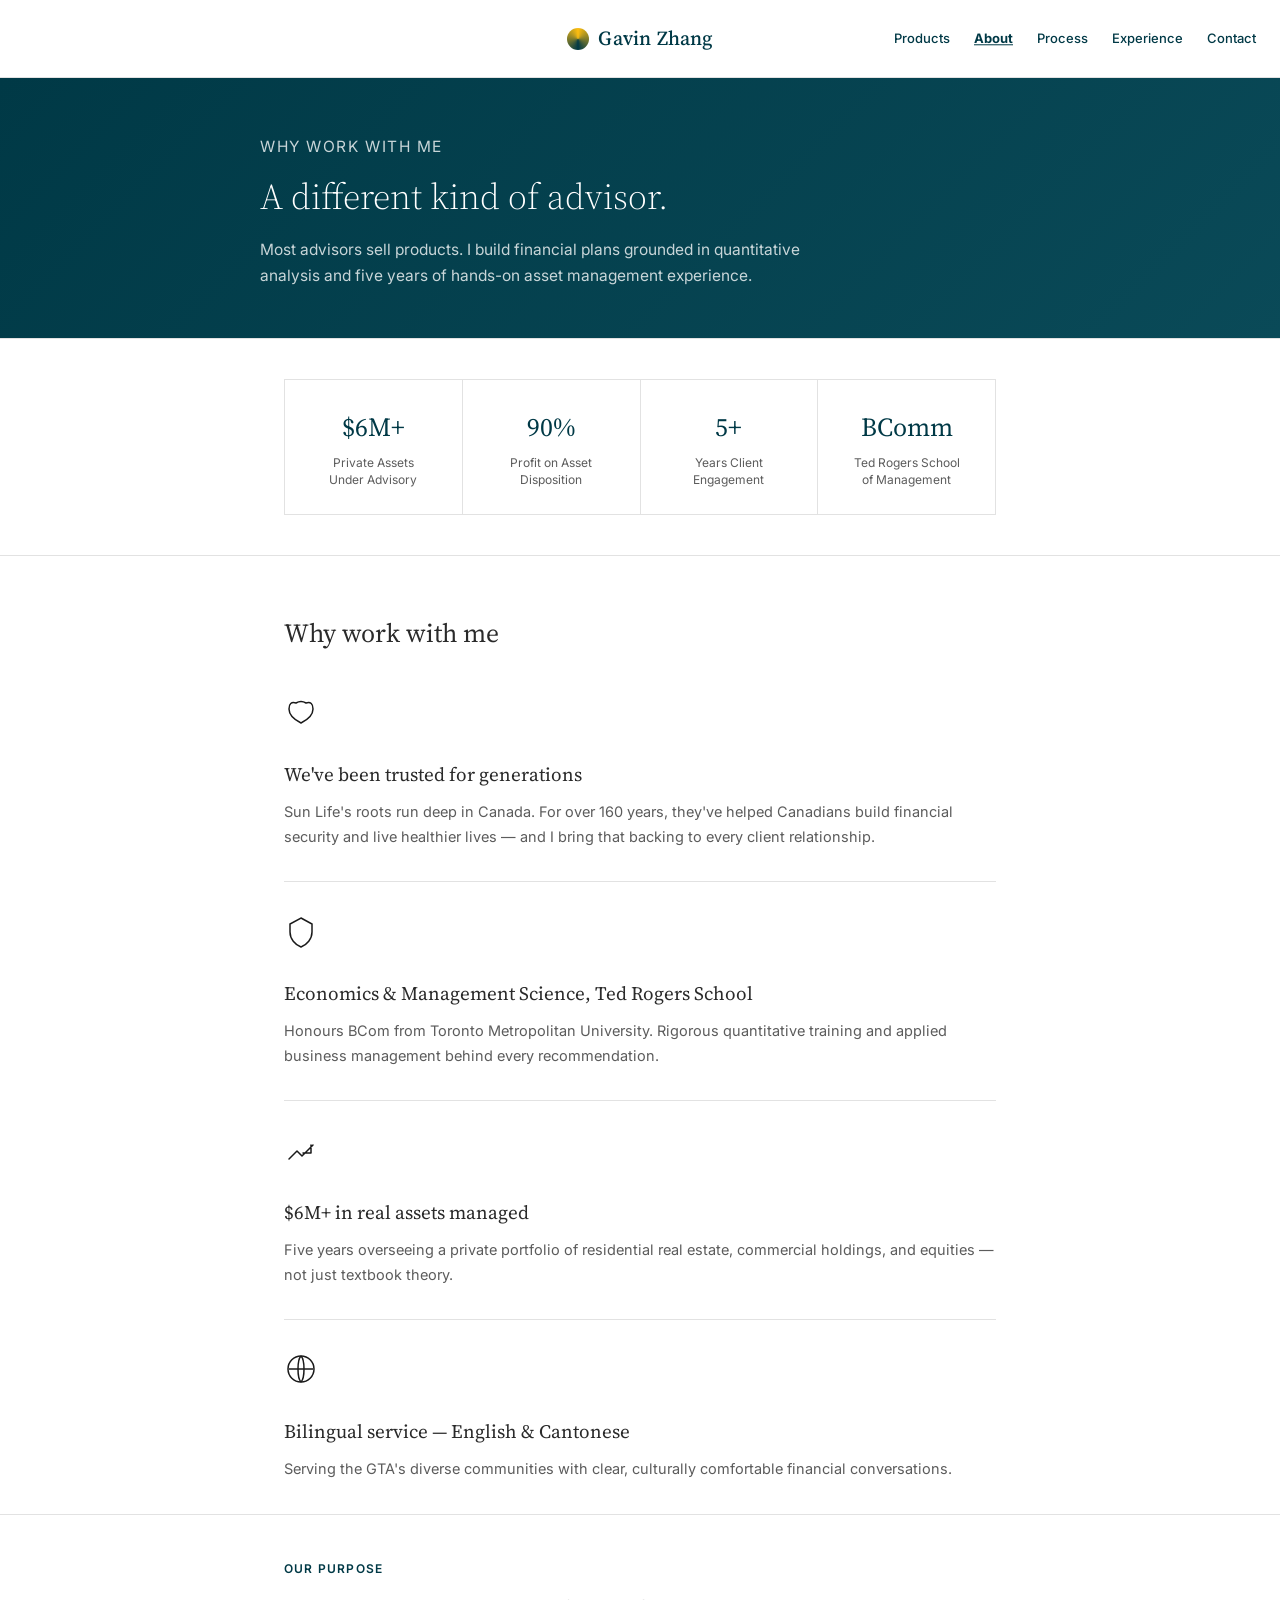
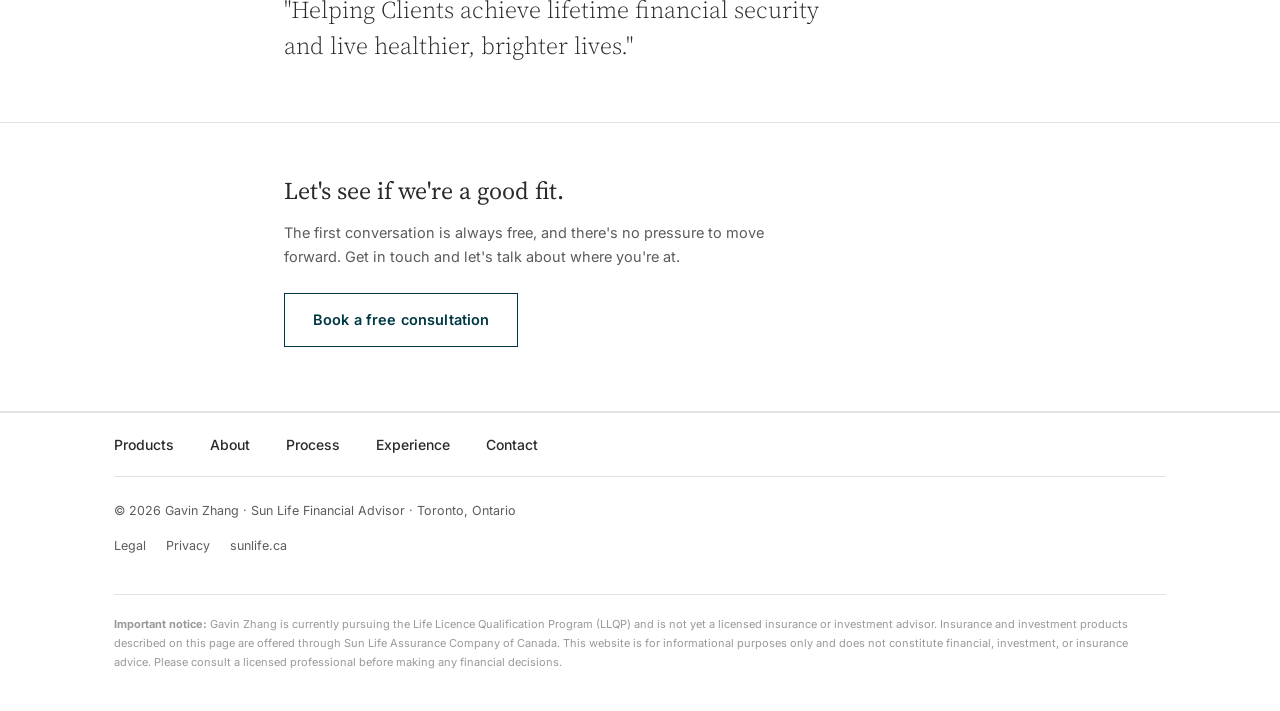
<file: about.html>
<!DOCTYPE html>
<html lang="en">
<head>
<meta charset="UTF-8"/>
<meta name="viewport" content="width=device-width,initial-scale=1.0"/>
<title>About — Gavin Zhang · Sun Life Financial Advisor</title>
<link rel="preconnect" href="https://fonts.googleapis.com">
<link rel="preconnect" href="https://fonts.gstatic.com" crossorigin>
<link href="https://fonts.googleapis.com/css2?family=Source+Serif+4:opsz,wght@8..60,300;8..60,400;8..60,500&family=Inter:wght@300;400;500;600&display=swap" rel="stylesheet">
<link rel="stylesheet" href="style.css">
</head>
<body>

<!-- NAV -->
<nav>
  <a href="index.html" class="nav-brand">
    <span class="nav-sun"></span>
    <span class="nav-brand-text">Gavin Zhang</span>
  </a>
  <div class="nav-links-row">
    <a href="products.html">Products</a>
    <a href="about.html" class="active">About</a>
    <a href="process.html">Process</a>
    <a href="experience.html">Experience</a>
    <a href="index.html#contact">Contact</a>
  </div>
</nav>

<!-- PAGE HERO -->
<div class="page-hero">
  <div class="page-hero-inner">
    <p class="page-hero-eyebrow">Why Work With Me</p>
    <h1>A different kind of advisor.</h1>
    <p>Most advisors sell products. I build financial plans grounded in quantitative analysis and five years of hands-on asset management experience.</p>
  </div>
</div>

<hr class="divider"/>

<!-- STATS -->
<div class="wrap">
<div class="stat-row">
  <div class="stat-cell"><div class="stat-num">$6M+</div><div class="stat-label">Private Assets<br>Under Advisory</div></div>
  <div class="stat-cell"><div class="stat-num">90%</div><div class="stat-label">Profit on Asset<br>Disposition</div></div>
  <div class="stat-cell"><div class="stat-num">5+</div><div class="stat-label">Years Client<br>Engagement</div></div>
  <div class="stat-cell"><div class="stat-num">BComm</div><div class="stat-label">Ted Rogers School<br>of Management</div></div>
</div>
</div>

<hr class="divider"/>

<!-- WHY ITEMS -->
<div class="wrap">
<h2 class="why-title">Why work with me</h2>

<div class="why-item">
  <div class="cb-icon-row">
    <svg viewBox="0 0 34 34" fill="none"><path d="M5 14 Q5 6 12 8 Q17 5 22 8 Q29 6 29 14 Q29 22 17 28 Q5 22 5 14 Z" stroke="#1A1A1A" stroke-width="1.5"/></svg>
  </div>
  <h3>We've been trusted for generations</h3>
  <p>Sun Life's roots run deep in Canada. For over 160 years, they've helped Canadians build financial security and live healthier lives — and I bring that backing to every client relationship.</p>
</div>
<hr class="divider"/>

<div class="why-item">
  <div class="cb-icon-row">
    <svg viewBox="0 0 34 34" fill="none"><path d="M17 4l11 6v8c0 7-5 12.5-11 15-6-2.5-11-8-11-15v-8l11-6z" stroke="#1A1A1A" stroke-width="1.5" fill="none"/></svg>
  </div>
  <h3>Economics &amp; Management Science, Ted Rogers School</h3>
  <p>Honours BCom from Toronto Metropolitan University. Rigorous quantitative training and applied business management behind every recommendation.</p>
</div>
<hr class="divider"/>

<div class="why-item">
  <div class="cb-icon-row">
    <svg viewBox="0 0 34 34" fill="none"><path d="M5 26l8-8 5 5 11-11M27 12v8h-8" stroke="#1A1A1A" stroke-width="1.5" fill="none" stroke-linecap="round" stroke-linejoin="round"/></svg>
  </div>
  <h3>$6M+ in real assets managed</h3>
  <p>Five years overseeing a private portfolio of residential real estate, commercial holdings, and equities — not just textbook theory.</p>
</div>
<hr class="divider"/>

<div class="why-item">
  <div class="cb-icon-row">
    <svg viewBox="0 0 34 34" fill="none"><circle cx="17" cy="17" r="13" stroke="#1A1A1A" stroke-width="1.5"/><path d="M17 4c4 4 4 22 0 26M17 4c-4 4-4 22 0 26M5 17h24" stroke="#1A1A1A" stroke-width="1.5"/></svg>
  </div>
  <h3>Bilingual service — English &amp; Cantonese</h3>
  <p>Serving the GTA's diverse communities with clear, culturally comfortable financial conversations.</p>
</div>
</div>

<hr class="divider"/>

<!-- PURPOSE -->
<div class="wrap">
<div class="content-block">
  <p class="page-hero-eyebrow" style="color:var(--teal);">Our Purpose</p>
  <h2 class="cb-h" style="font-size:24px;font-weight:300;line-height:1.5;max-width:560px;">"Helping Clients achieve lifetime financial security and live healthier, brighter lives."</h2>
</div>
</div>

<hr class="divider"/>

<!-- CTA -->
<div class="wrap">
<div class="find-strip">
  <h2 class="find-title">Let's see if we're a good fit.</h2>
  <p class="find-p">The first conversation is always free, and there's no pressure to move forward. Get in touch and let's talk about where you're at.</p>
  <a href="index.html#contact" class="btn-outline">Book a free consultation</a>
</div>
</div>

<hr class="divider"/>

<!-- FOOTER -->
<footer>
  <div class="wrap-wide">
    <div class="footer-links-bar">
      <a href="products.html">Products</a>
      <a href="about.html">About</a>
      <a href="process.html">Process</a>
      <a href="experience.html">Experience</a>
      <a href="index.html#contact">Contact</a>
    </div>
    <div class="footer-bottom">
      <p class="footer-copy">© 2026 Gavin Zhang · Sun Life Financial Advisor · Toronto, Ontario</p>
      <div class="footer-bottom-links">
        <a href="https://www.sunlife.ca/sl/pslf-canada/en/legal/" target="_blank">Legal</a>
        <a href="https://www.sunlife.ca/sl/pslf-canada/en/privacy/" target="_blank">Privacy</a>
        <a href="https://www.sunlife.ca/en/" target="_blank">sunlife.ca</a>
      </div>
    </div>
    <p class="disclaimer"><strong>Important notice:</strong> Gavin Zhang is currently pursuing the Life Licence Qualification Program (LLQP) and is not yet a licensed insurance or investment advisor. Insurance and investment products described on this page are offered through Sun Life Assurance Company of Canada. This website is for informational purposes only and does not constitute financial, investment, or insurance advice. Please consult a licensed professional before making any financial decisions.</p>
  </div>
</footer>

</body>
</html>
</file>
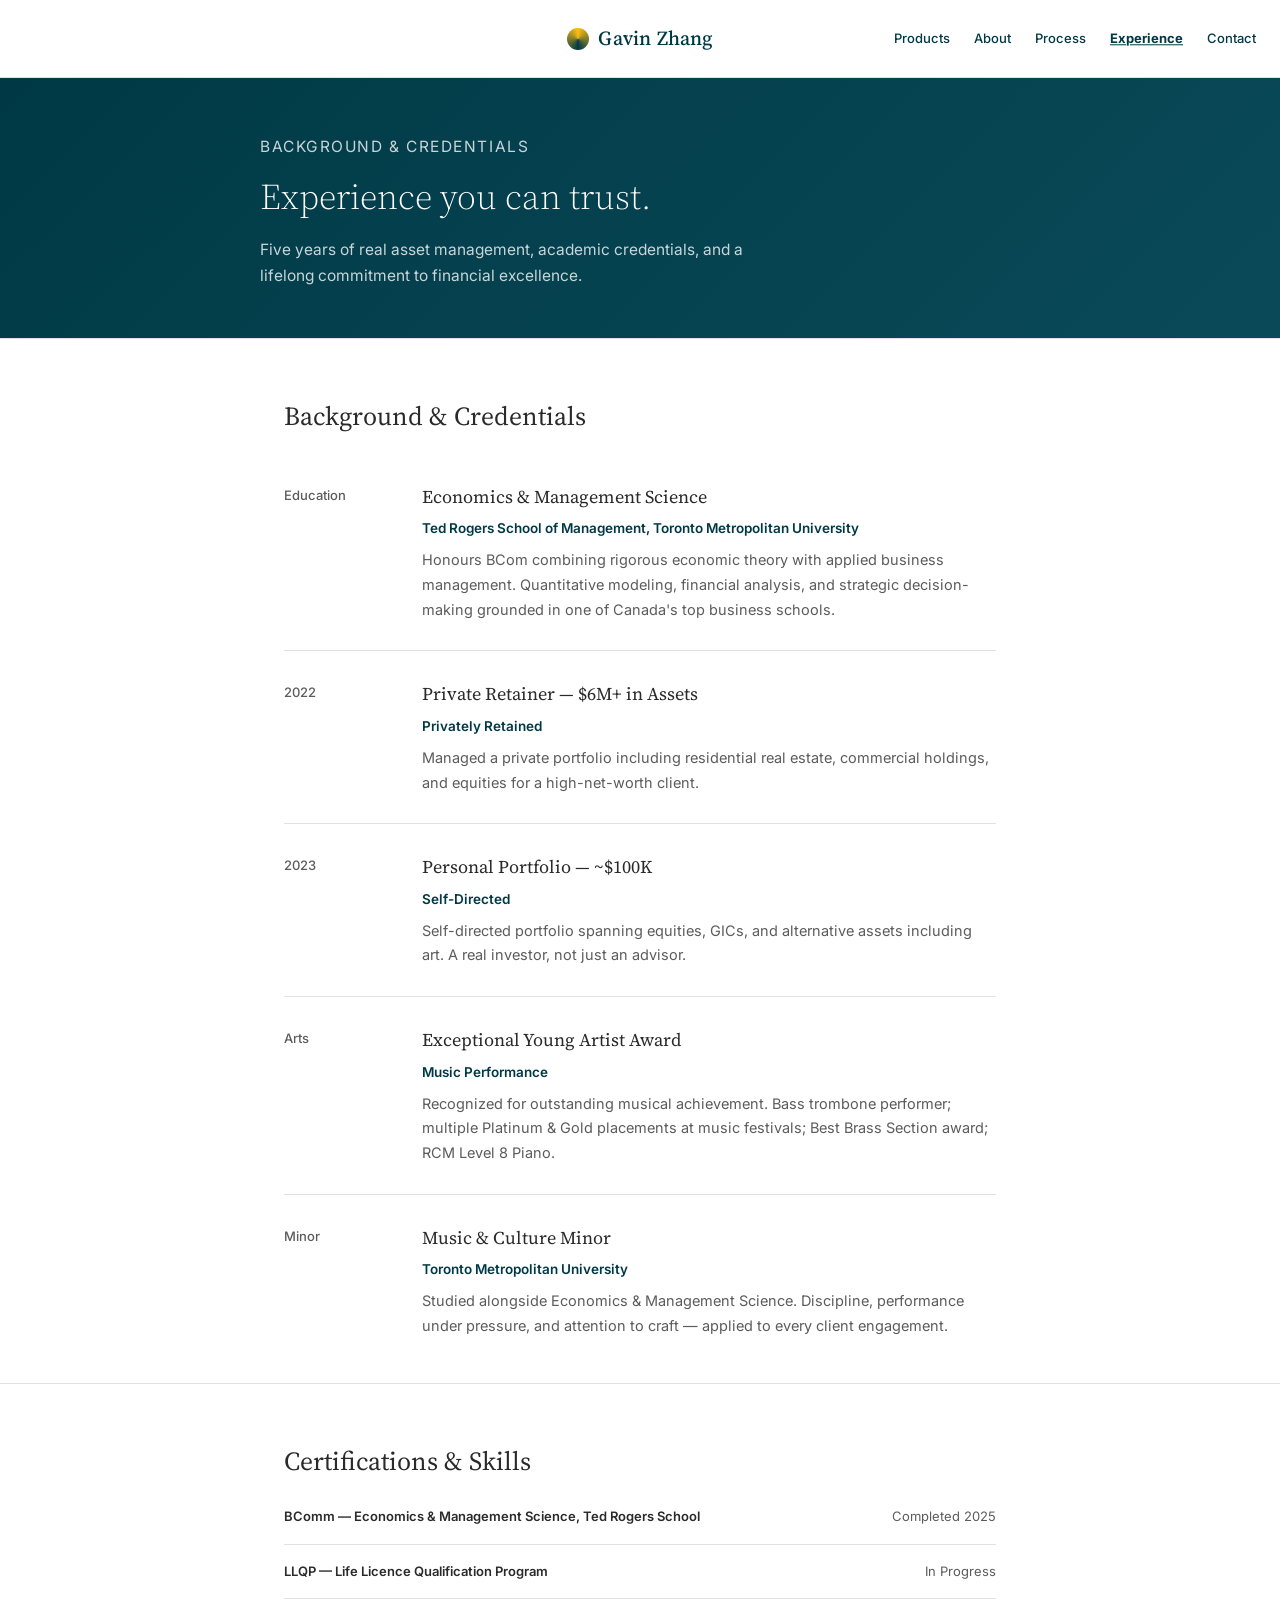
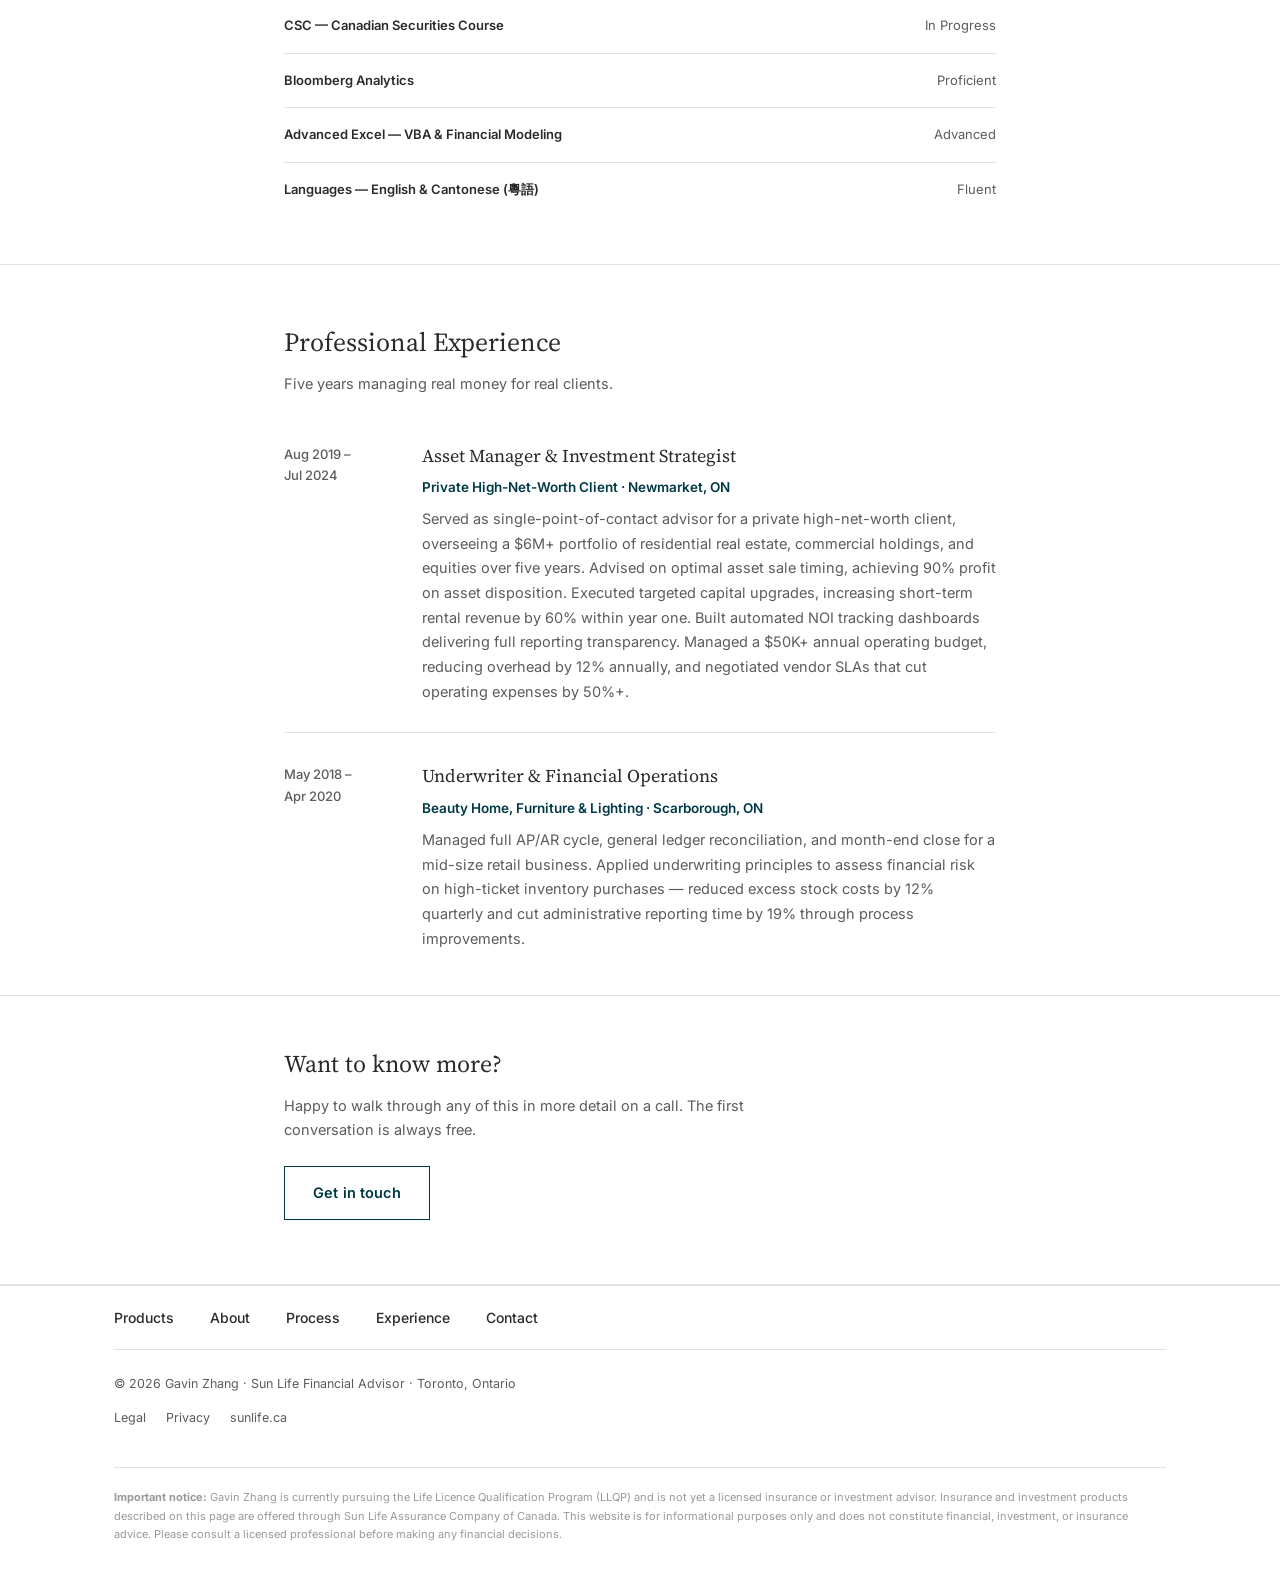
<file: experience.html>
<!DOCTYPE html>
<html lang="en">
<head>
<meta charset="UTF-8"/>
<meta name="viewport" content="width=device-width,initial-scale=1.0"/>
<title>Experience — Gavin Zhang · Sun Life Financial Advisor</title>
<link rel="preconnect" href="https://fonts.googleapis.com">
<link rel="preconnect" href="https://fonts.gstatic.com" crossorigin>
<link href="https://fonts.googleapis.com/css2?family=Source+Serif+4:opsz,wght@8..60,300;8..60,400;8..60,500&family=Inter:wght@300;400;500;600&display=swap" rel="stylesheet">
<link rel="stylesheet" href="style.css">
</head>
<body>

<!-- NAV -->
<nav>
  <a href="index.html" class="nav-brand">
    <span class="nav-sun"></span>
    <span class="nav-brand-text">Gavin Zhang</span>
  </a>
  <div class="nav-links-row">
    <a href="products.html">Products</a>
    <a href="about.html">About</a>
    <a href="process.html">Process</a>
    <a href="experience.html" class="active">Experience</a>
    <a href="index.html#contact">Contact</a>
  </div>
</nav>

<!-- PAGE HERO -->
<div class="page-hero">
  <div class="page-hero-inner">
    <p class="page-hero-eyebrow">Background &amp; Credentials</p>
    <h1>Experience you can trust.</h1>
    <p>Five years of real asset management, academic credentials, and a lifelong commitment to financial excellence.</p>
  </div>
</div>

<hr class="divider"/>

<!-- CREDENTIALS -->
<div class="wrap">
<div class="section-title-block">
  <h2 class="section-title">Background &amp; Credentials</h2>
</div>
<div class="cred-list">
  <div class="cred-item">
    <div class="cred-date">Education</div>
    <div class="cred-body">
      <h3>Economics &amp; Management Science</h3>
      <p class="cred-org">Ted Rogers School of Management, Toronto Metropolitan University</p>
      <p>Honours BCom combining rigorous economic theory with applied business management. Quantitative modeling, financial analysis, and strategic decision-making grounded in one of Canada's top business schools.</p>
    </div>
  </div>
  <div class="cred-item">
    <div class="cred-date">2022</div>
    <div class="cred-body">
      <h3>Private Retainer — $6M+ in Assets</h3>
      <p class="cred-org">Privately Retained</p>
      <p>Managed a private portfolio including residential real estate, commercial holdings, and equities for a high-net-worth client.</p>
    </div>
  </div>
  <div class="cred-item">
    <div class="cred-date">2023</div>
    <div class="cred-body">
      <h3>Personal Portfolio — ~$100K</h3>
      <p class="cred-org">Self-Directed</p>
      <p>Self-directed portfolio spanning equities, GICs, and alternative assets including art. A real investor, not just an advisor.</p>
    </div>
  </div>
  <div class="cred-item">
    <div class="cred-date">Arts</div>
    <div class="cred-body">
      <h3>Exceptional Young Artist Award</h3>
      <p class="cred-org">Music Performance</p>
      <p>Recognized for outstanding musical achievement. Bass trombone performer; multiple Platinum &amp; Gold placements at music festivals; Best Brass Section award; RCM Level 8 Piano.</p>
    </div>
  </div>
  <div class="cred-item">
    <div class="cred-date">Minor</div>
    <div class="cred-body">
      <h3>Music &amp; Culture Minor</h3>
      <p class="cred-org">Toronto Metropolitan University</p>
      <p>Studied alongside Economics &amp; Management Science. Discipline, performance under pressure, and attention to craft — applied to every client engagement.</p>
    </div>
  </div>
</div>
</div>

<hr class="divider"/>

<!-- CERTIFICATIONS TABLE -->
<div class="wrap">
<div class="section-title-block">
  <h2 class="section-title">Certifications &amp; Skills</h2>
</div>
<div class="product-list">
  <div class="product-row"><span style="font-weight:600;color:var(--text);">BComm — Economics &amp; Management Science, Ted Rogers School</span><span>Completed 2025</span></div>
  <div class="product-row"><span style="font-weight:600;color:var(--text);">LLQP — Life Licence Qualification Program</span><span>In Progress</span></div>
  <div class="product-row"><span style="font-weight:600;color:var(--text);">CSC — Canadian Securities Course</span><span>In Progress</span></div>
  <div class="product-row"><span style="font-weight:600;color:var(--text);">Bloomberg Analytics</span><span>Proficient</span></div>
  <div class="product-row"><span style="font-weight:600;color:var(--text);">Advanced Excel — VBA &amp; Financial Modeling</span><span>Advanced</span></div>
  <div class="product-row"><span style="font-weight:600;color:var(--text);">Languages — English &amp; Cantonese (粵語)</span><span>Fluent</span></div>
</div>
</div>

<hr class="divider"/>

<!-- PROFESSIONAL EXPERIENCE -->
<div class="wrap">
<div class="section-title-block">
  <h2 class="section-title">Professional Experience</h2>
  <p class="section-sub">Five years managing real money for real clients.</p>
</div>
<div class="cred-list">
  <div class="cred-item">
    <div class="cred-date">Aug 2019 –<br>Jul 2024</div>
    <div class="cred-body">
      <h3>Asset Manager &amp; Investment Strategist</h3>
      <p class="cred-org">Private High-Net-Worth Client · Newmarket, ON</p>
      <p>Served as single-point-of-contact advisor for a private high-net-worth client, overseeing a $6M+ portfolio of residential real estate, commercial holdings, and equities over five years. Advised on optimal asset sale timing, achieving 90% profit on asset disposition. Executed targeted capital upgrades, increasing short-term rental revenue by 60% within year one. Built automated NOI tracking dashboards delivering full reporting transparency. Managed a $50K+ annual operating budget, reducing overhead by 12% annually, and negotiated vendor SLAs that cut operating expenses by 50%+.</p>
    </div>
  </div>
  <div class="cred-item">
    <div class="cred-date">May 2018 –<br>Apr 2020</div>
    <div class="cred-body">
      <h3>Underwriter &amp; Financial Operations</h3>
      <p class="cred-org">Beauty Home, Furniture &amp; Lighting · Scarborough, ON</p>
      <p>Managed full AP/AR cycle, general ledger reconciliation, and month-end close for a mid-size retail business. Applied underwriting principles to assess financial risk on high-ticket inventory purchases — reduced excess stock costs by 12% quarterly and cut administrative reporting time by 19% through process improvements.</p>
    </div>
  </div>
</div>
</div>

<hr class="divider"/>

<!-- CTA -->
<div class="wrap">
<div class="find-strip">
  <h2 class="find-title">Want to know more?</h2>
  <p class="find-p">Happy to walk through any of this in more detail on a call. The first conversation is always free.</p>
  <a href="index.html#contact" class="btn-outline">Get in touch</a>
</div>
</div>

<hr class="divider"/>

<!-- FOOTER -->
<footer>
  <div class="wrap-wide">
    <div class="footer-links-bar">
      <a href="products.html">Products</a>
      <a href="about.html">About</a>
      <a href="process.html">Process</a>
      <a href="experience.html">Experience</a>
      <a href="index.html#contact">Contact</a>
    </div>
    <div class="footer-bottom">
      <p class="footer-copy">© 2026 Gavin Zhang · Sun Life Financial Advisor · Toronto, Ontario</p>
      <div class="footer-bottom-links">
        <a href="https://www.sunlife.ca/sl/pslf-canada/en/legal/" target="_blank">Legal</a>
        <a href="https://www.sunlife.ca/sl/pslf-canada/en/privacy/" target="_blank">Privacy</a>
        <a href="https://www.sunlife.ca/en/" target="_blank">sunlife.ca</a>
      </div>
    </div>
    <p class="disclaimer"><strong>Important notice:</strong> Gavin Zhang is currently pursuing the Life Licence Qualification Program (LLQP) and is not yet a licensed insurance or investment advisor. Insurance and investment products described on this page are offered through Sun Life Assurance Company of Canada. This website is for informational purposes only and does not constitute financial, investment, or insurance advice. Please consult a licensed professional before making any financial decisions.</p>
  </div>
</footer>

</body>
</html>
</file>
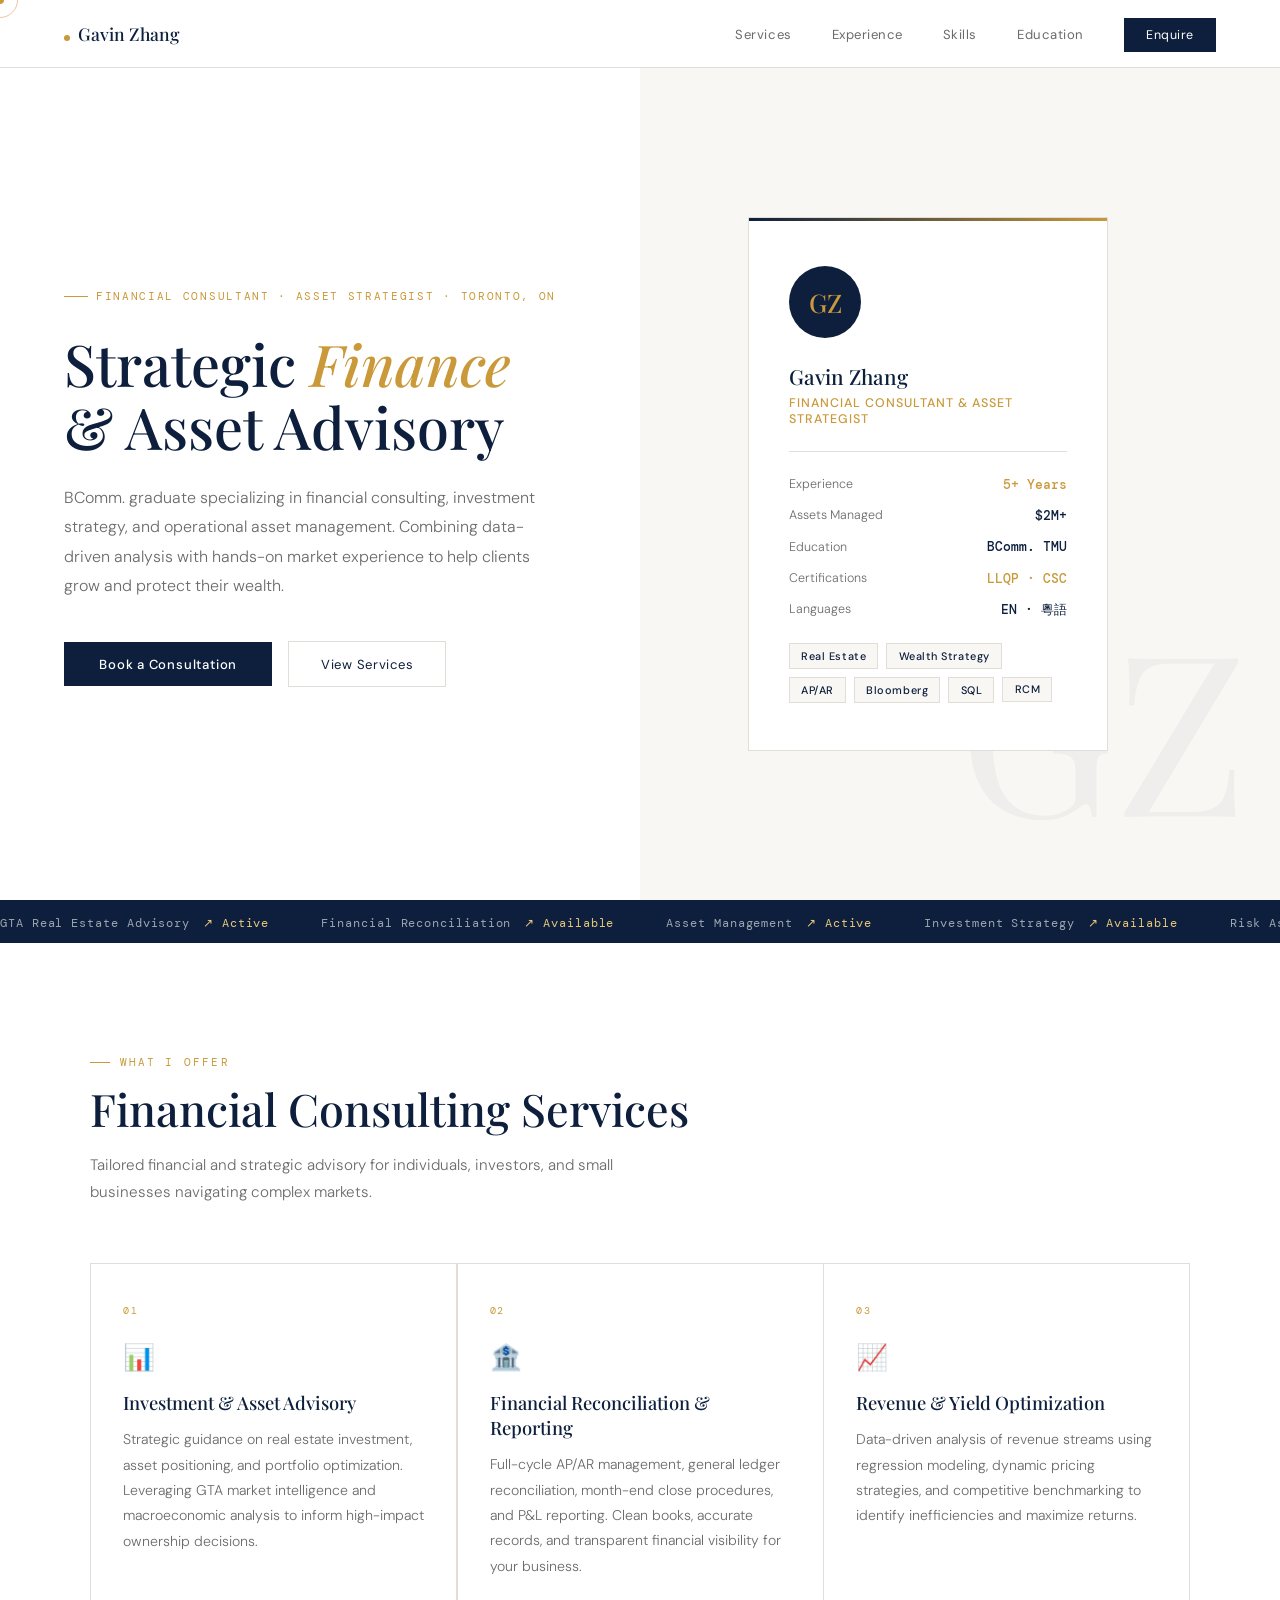
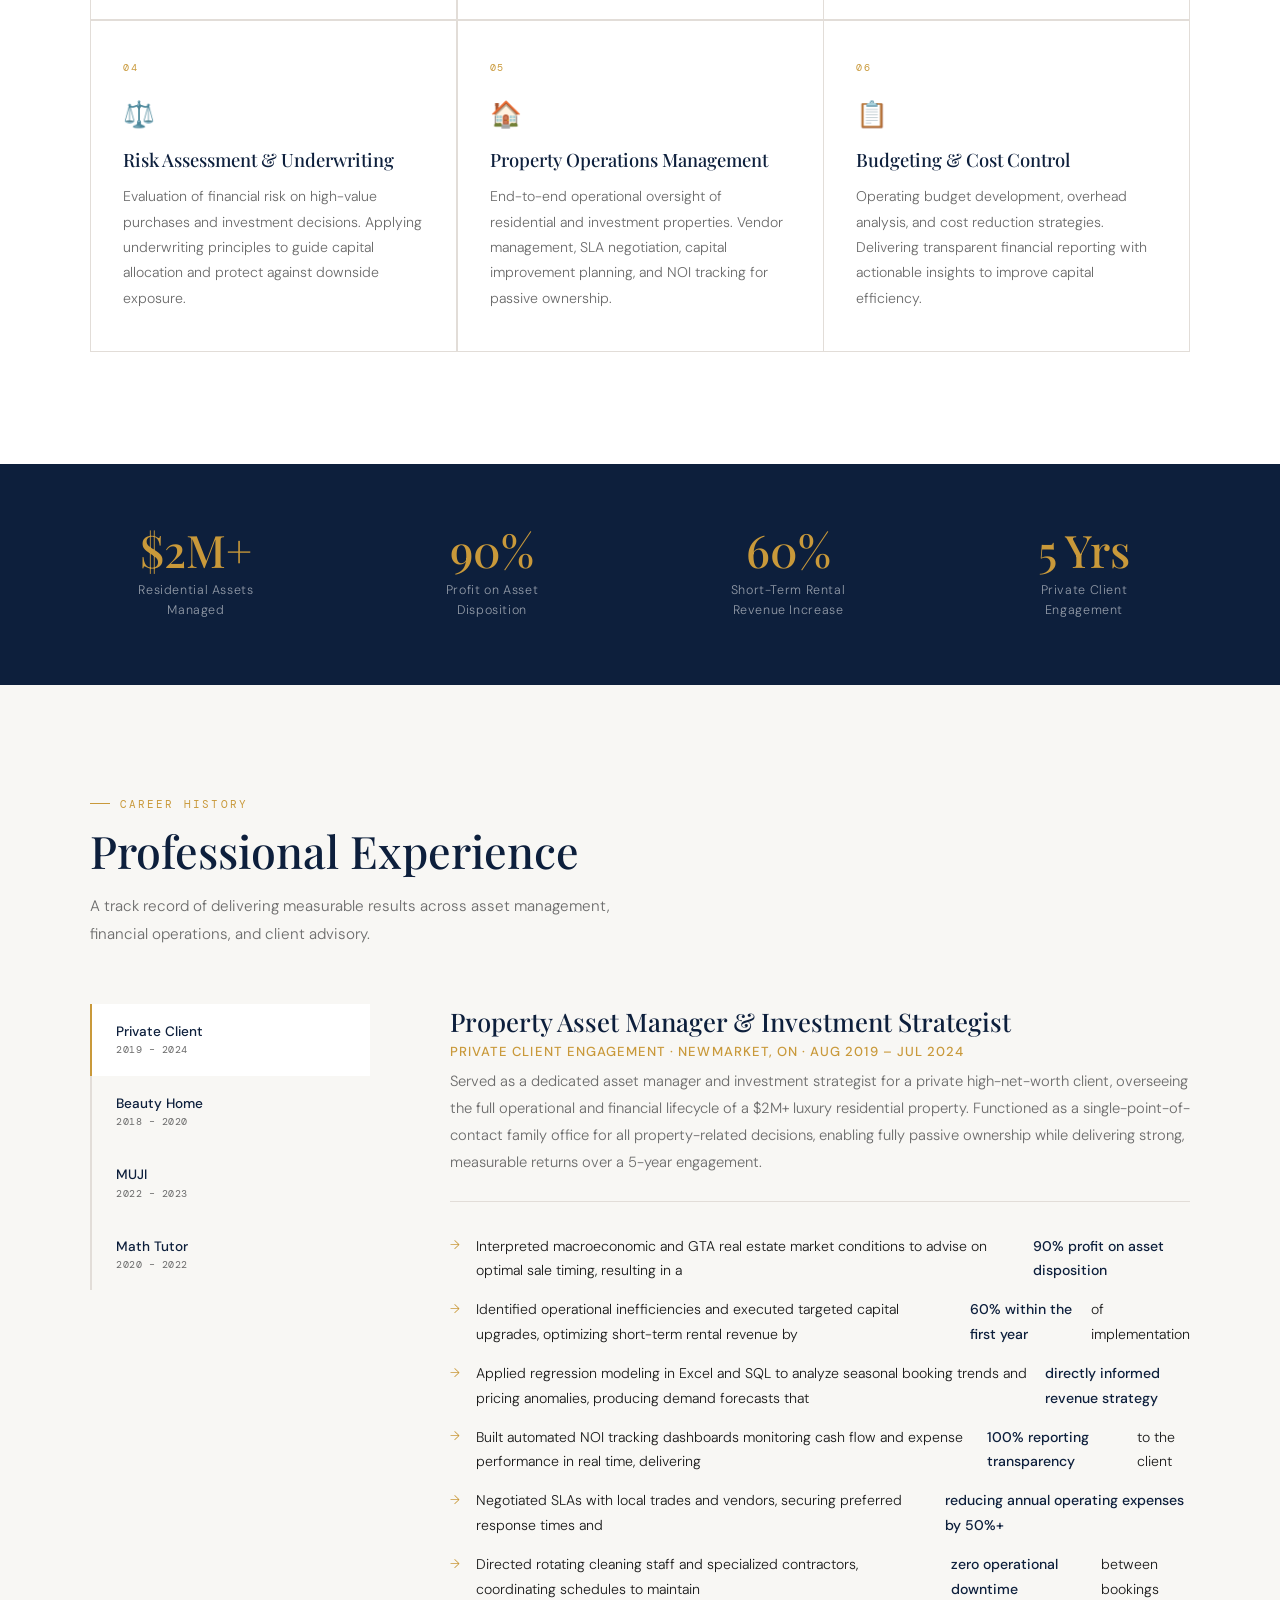
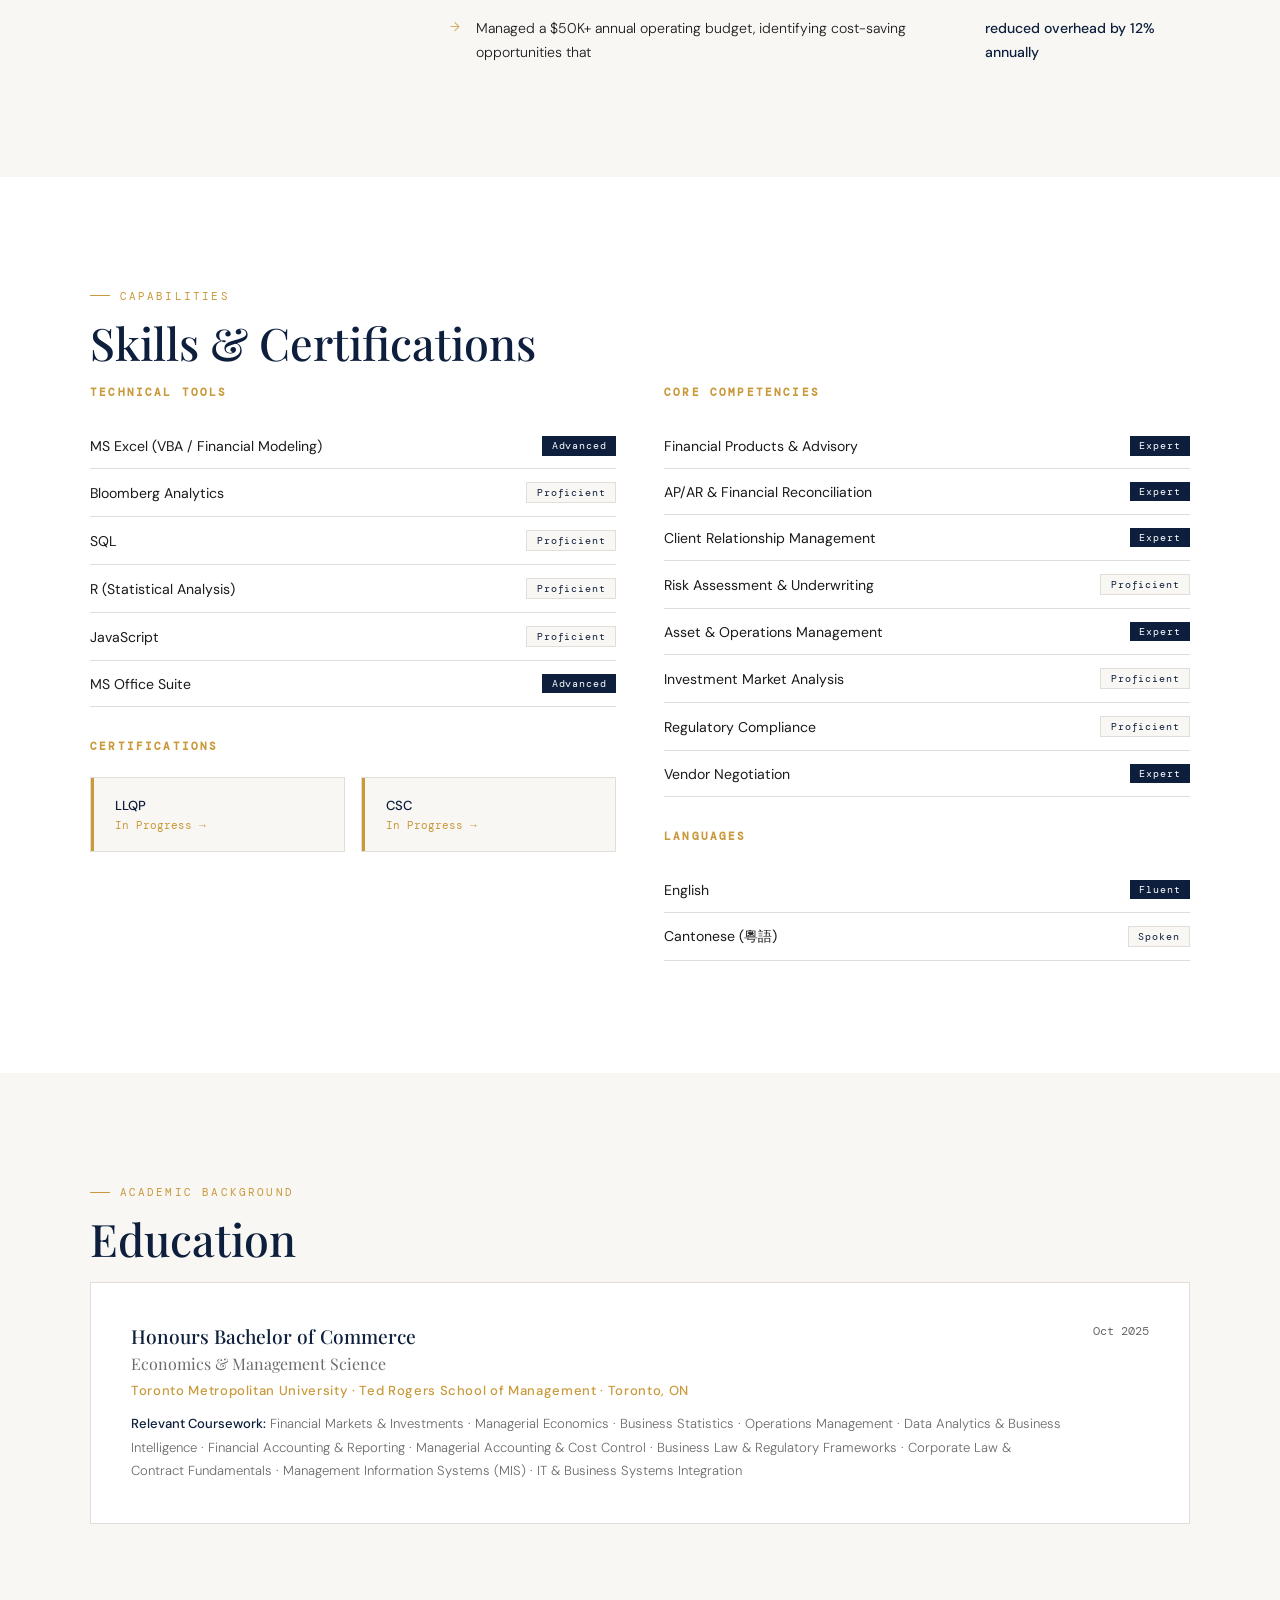
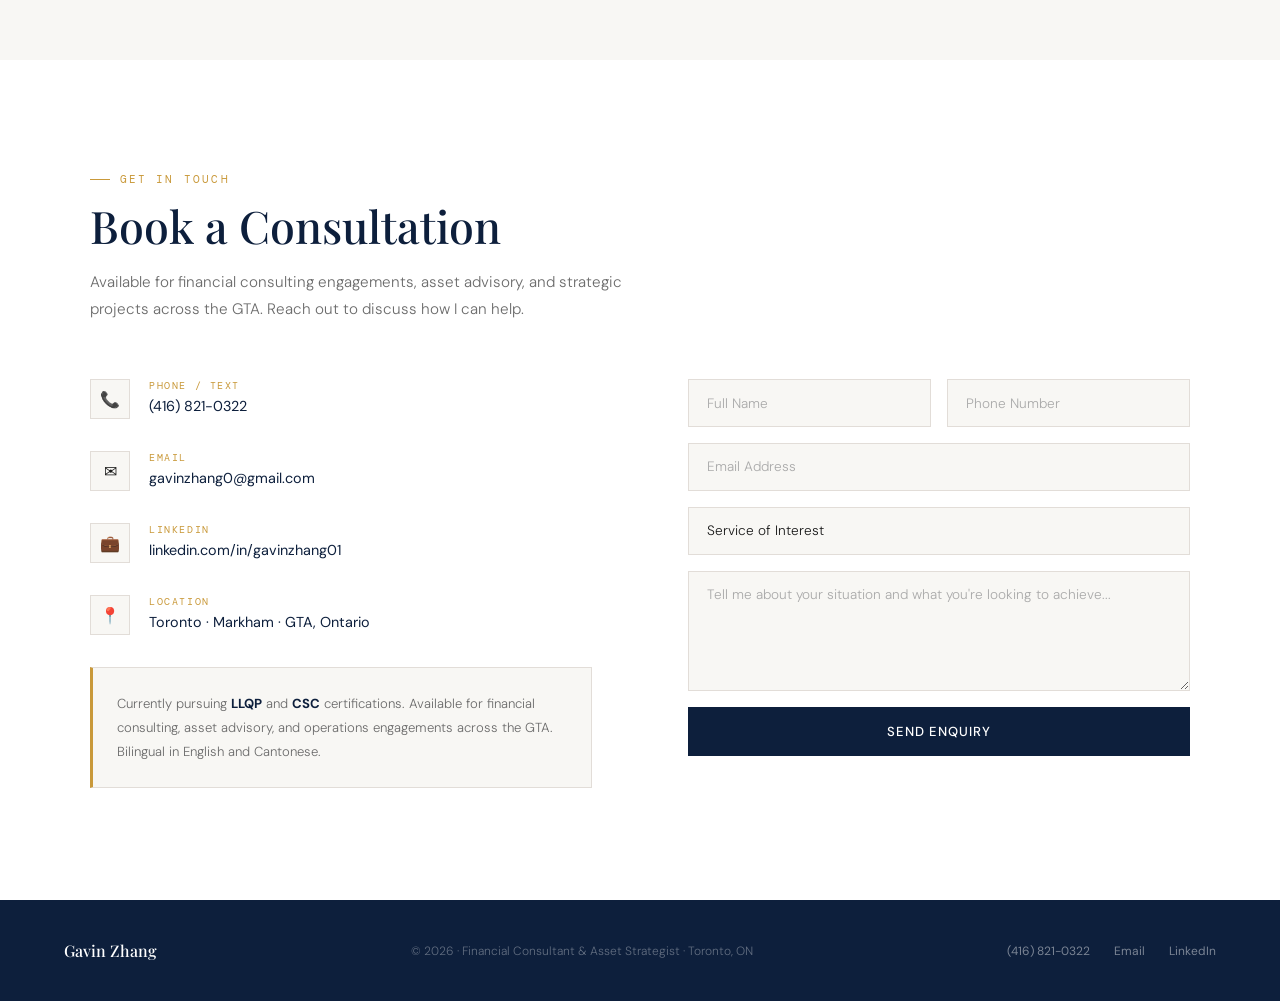
<file: index.html.html>
<!DOCTYPE html>
<html lang="en">
<head>
<meta charset="UTF-8">
<meta name="viewport" content="width=device-width, initial-scale=1.0">
<title>Gavin Zhang | Financial Consultant & Asset Strategist</title>
<link href="https://fonts.googleapis.com/css2?family=Playfair+Display:ital,wght@0,400;0,500;0,700;1,400;1,500&family=DM+Sans:wght@300;400;500&family=DM+Mono:wght@400;500&display=swap" rel="stylesheet">
<style>
:root {
  --white: #ffffff;
  --off-white: #f8f7f4;
  --light: #f0ede8;
  --navy: #0d1f3c;
  --navy-mid: #1a3460;
  --gold: #c9993a;
  --gold-light: #e8c97a;
  --text: #1a1a1a;
  --muted: #6b6b6b;
  --border: #e2ddd8;
}

*, *::before, *::after { margin: 0; padding: 0; box-sizing: border-box; }
html { scroll-behavior: smooth; font-size: 16px; }

body {
  font-family: 'DM Sans', sans-serif;
  background: var(--white);
  color: var(--text);
  overflow-x: hidden;
}

/* ── CURSOR ── */
.cursor {
  width: 8px; height: 8px;
  background: var(--gold);
  border-radius: 50%;
  position: fixed; top: 0; left: 0;
  pointer-events: none; z-index: 9999;
  transform: translate(-50%, -50%);
  transition: transform 0.1s, width 0.3s, height 0.3s, background 0.3s;
  mix-blend-mode: multiply;
}
.cursor-ring {
  width: 36px; height: 36px;
  border: 1px solid var(--gold);
  border-radius: 50%;
  position: fixed; top: 0; left: 0;
  pointer-events: none; z-index: 9998;
  transform: translate(-50%, -50%);
  transition: transform 0.18s ease, opacity 0.3s;
  opacity: 0.5;
}

/* ── NAV ── */
nav {
  position: fixed; top: 0; width: 100%; z-index: 100;
  background: rgba(255,255,255,0.94);
  backdrop-filter: blur(16px);
  border-bottom: 1px solid var(--border);
  padding: 0 4rem;
  display: flex; align-items: center; justify-content: space-between;
  height: 68px;
}
.nav-logo {
  display: flex; align-items: baseline; gap: 0.5rem;
  text-decoration: none;
}
.nav-logo-name {
  font-family: 'Playfair Display', serif;
  font-size: 1.1rem;
  color: var(--navy);
  font-weight: 500;
}
.nav-logo-dot { width: 6px; height: 6px; background: var(--gold); border-radius: 50%; margin-bottom: 2px; }
.nav-links { display: flex; gap: 2.5rem; list-style: none; align-items: center; }
.nav-links a {
  color: var(--muted);
  text-decoration: none;
  font-size: 0.82rem;
  font-weight: 400;
  letter-spacing: 0.04em;
  transition: color 0.2s;
}
.nav-links a:hover { color: var(--navy); }
.nav-cta {
  padding: 0.55rem 1.4rem;
  background: var(--navy) !important;
  color: white !important;
  font-size: 0.78rem !important;
  letter-spacing: 0.06em;
  transition: background 0.25s !important;
}
.nav-cta:hover { background: var(--gold) !important; color: var(--navy) !important; }

/* ── HERO ── */
.hero {
  min-height: 100vh;
  background: var(--white);
  display: grid;
  grid-template-columns: 1fr 1fr;
  align-items: center;
  padding: 0 4rem;
  padding-top: 68px;
  position: relative;
  overflow: hidden;
}
.hero::before {
  content: '';
  position: absolute; right: 0; top: 0; bottom: 0;
  width: 50%;
  background: var(--off-white);
  z-index: 0;
}
.hero-bg-text {
  position: absolute;
  right: 2rem; bottom: 4rem;
  font-family: 'Playfair Display', serif;
  font-size: 14rem;
  color: rgba(13,31,60,0.04);
  line-height: 1;
  user-select: none;
  z-index: 0;
  pointer-events: none;
}
.hero-left { position: relative; z-index: 1; padding-right: 4rem; }
.hero-right {
  position: relative; z-index: 1;
  display: flex; flex-direction: column; align-items: center; justify-content: center;
  padding: 4rem 2rem;
}

.hero-tag {
  display: inline-flex; align-items: center; gap: 0.5rem;
  font-family: 'DM Mono', monospace;
  font-size: 0.7rem;
  color: var(--gold);
  letter-spacing: 0.15em;
  text-transform: uppercase;
  margin-bottom: 1.8rem;
  opacity: 0;
  animation: slideIn 0.7s ease 0.1s forwards;
}
.hero-tag::before { content: ''; width: 24px; height: 1px; background: var(--gold); }

.hero h1 {
  font-family: 'Playfair Display', serif;
  font-size: clamp(2.8rem, 4.5vw, 4.2rem);
  font-weight: 500;
  line-height: 1.1;
  color: var(--navy);
  margin-bottom: 1.5rem;
  opacity: 0;
  animation: slideIn 0.7s ease 0.25s forwards;
}
.hero h1 em { color: var(--gold); font-style: italic; }

.hero-desc {
  font-size: 1rem;
  line-height: 1.85;
  color: var(--muted);
  font-weight: 300;
  max-width: 480px;
  margin-bottom: 2.5rem;
  opacity: 0;
  animation: slideIn 0.7s ease 0.4s forwards;
}

.hero-actions {
  display: flex; gap: 1rem; align-items: center;
  opacity: 0;
  animation: slideIn 0.7s ease 0.55s forwards;
}
.btn-primary {
  padding: 0.85rem 2.2rem;
  background: var(--navy);
  color: white;
  text-decoration: none;
  font-size: 0.82rem;
  font-weight: 500;
  letter-spacing: 0.06em;
  transition: background 0.25s, transform 0.2s;
}
.btn-primary:hover { background: var(--gold); color: var(--navy); transform: translateY(-1px); }
.btn-ghost {
  padding: 0.85rem 2rem;
  border: 1px solid var(--border);
  color: var(--navy);
  text-decoration: none;
  font-size: 0.82rem;
  font-weight: 400;
  letter-spacing: 0.04em;
  transition: border-color 0.25s, background 0.25s;
}
.btn-ghost:hover { border-color: var(--navy); background: var(--off-white); }

/* Profile card */
.profile-card {
  background: var(--white);
  border: 1px solid var(--border);
  padding: 3rem 2.5rem;
  width: 100%;
  max-width: 360px;
  position: relative;
  opacity: 0;
  animation: slideIn 0.7s ease 0.5s forwards;
}
.profile-card::before {
  content: '';
  position: absolute; top: 0; left: 0; right: 0;
  height: 3px;
  background: linear-gradient(90deg, var(--navy), var(--gold));
}
.profile-avatar {
  width: 72px; height: 72px;
  background: var(--navy);
  border-radius: 50%;
  display: flex; align-items: center; justify-content: center;
  margin-bottom: 1.5rem;
  font-family: 'Playfair Display', serif;
  font-size: 1.6rem;
  color: var(--gold);
  font-weight: 500;
}
.profile-name {
  font-family: 'Playfair Display', serif;
  font-size: 1.3rem;
  color: var(--navy);
  font-weight: 500;
  margin-bottom: 0.3rem;
}
.profile-title {
  font-size: 0.78rem;
  color: var(--gold);
  font-weight: 500;
  letter-spacing: 0.08em;
  text-transform: uppercase;
  margin-bottom: 1.5rem;
}
.profile-divider { height: 1px; background: var(--border); margin-bottom: 1.5rem; }
.profile-stat { display: flex; justify-content: space-between; margin-bottom: 0.9rem; }
.stat-label { font-size: 0.78rem; color: var(--muted); font-weight: 300; }
.stat-value { font-size: 0.82rem; color: var(--navy); font-weight: 500; font-family: 'DM Mono', monospace; }
.stat-value.gold { color: var(--gold); }
.profile-tags { display: flex; flex-wrap: wrap; gap: 0.5rem; margin-top: 1.5rem; }
.profile-tag {
  padding: 0.3rem 0.7rem;
  background: var(--off-white);
  border: 1px solid var(--border);
  font-size: 0.68rem;
  color: var(--navy);
  letter-spacing: 0.05em;
  font-weight: 500;
}

/* ── TICKER ── */
.ticker {
  background: var(--navy);
  padding: 0.7rem 0;
  overflow: hidden;
  white-space: nowrap;
}
.ticker-inner {
  display: inline-block;
  animation: ticker 28s linear infinite;
}
.ticker-item {
  display: inline-flex; align-items: center; gap: 0.8rem;
  margin-right: 3rem;
  font-family: 'DM Mono', monospace;
  font-size: 0.72rem;
  color: rgba(255,255,255,0.6);
  letter-spacing: 0.08em;
}
.ticker-item span { color: var(--gold-light); }
@keyframes ticker { from { transform: translateX(0); } to { transform: translateX(-50%); } }

/* ── SECTIONS ── */
section { padding: 7rem 4rem; }
.section-inner { max-width: 1100px; margin: 0 auto; }

.eyebrow {
  font-family: 'DM Mono', monospace;
  font-size: 0.68rem;
  color: var(--gold);
  letter-spacing: 0.2em;
  text-transform: uppercase;
  margin-bottom: 0.8rem;
  display: flex; align-items: center; gap: 0.6rem;
}
.eyebrow::before { content: ''; width: 20px; height: 1px; background: var(--gold); }

.section-title {
  font-family: 'Playfair Display', serif;
  font-size: clamp(2rem, 3.5vw, 2.8rem);
  font-weight: 500;
  color: var(--navy);
  line-height: 1.2;
  margin-bottom: 1rem;
}
.section-sub {
  font-size: 0.95rem;
  color: var(--muted);
  font-weight: 300;
  line-height: 1.8;
  max-width: 560px;
  margin-bottom: 3.5rem;
}

/* ── SERVICES ── */
#services { background: var(--white); }
.services-grid {
  display: grid;
  grid-template-columns: repeat(3, 1fr);
  gap: 1.5px;
  background: var(--border);
  border: 1px solid var(--border);
}
.service-card {
  background: var(--white);
  padding: 2.5rem 2rem;
  transition: background 0.25s;
  position: relative;
  overflow: hidden;
}
.service-card::after {
  content: '';
  position: absolute; bottom: 0; left: 0;
  width: 0; height: 2px;
  background: var(--gold);
  transition: width 0.4s ease;
}
.service-card:hover { background: var(--off-white); }
.service-card:hover::after { width: 100%; }
.service-num {
  font-family: 'DM Mono', monospace;
  font-size: 0.65rem;
  color: var(--gold);
  letter-spacing: 0.15em;
  margin-bottom: 1.5rem;
}
.service-icon {
  font-size: 1.6rem;
  margin-bottom: 1rem;
  display: block;
}
.service-title {
  font-family: 'Playfair Display', serif;
  font-size: 1.15rem;
  color: var(--navy);
  font-weight: 500;
  margin-bottom: 0.8rem;
}
.service-desc {
  font-size: 0.88rem;
  color: var(--muted);
  line-height: 1.8;
  font-weight: 300;
}

/* ── EXPERIENCE ── */
#experience { background: var(--off-white); }
.exp-layout { display: grid; grid-template-columns: 280px 1fr; gap: 5rem; }
.exp-nav { display: flex; flex-direction: column; gap: 0; }
.exp-nav-item {
  padding: 1.2rem 1.5rem;
  cursor: pointer;
  border-left: 2px solid var(--border);
  transition: border-color 0.2s, background 0.2s;
  background: transparent;
}
.exp-nav-item:hover { background: rgba(13,31,60,0.03); }
.exp-nav-item.active { border-left-color: var(--gold); background: white; }
.exp-nav-company {
  font-size: 0.85rem;
  font-weight: 500;
  color: var(--navy);
  margin-bottom: 0.2rem;
}
.exp-nav-period {
  font-family: 'DM Mono', monospace;
  font-size: 0.65rem;
  color: var(--muted);
  letter-spacing: 0.05em;
}
.exp-panel { display: none; }
.exp-panel.active { display: block; }
.exp-panel-role {
  font-family: 'Playfair Display', serif;
  font-size: 1.6rem;
  color: var(--navy);
  font-weight: 500;
  margin-bottom: 0.3rem;
}
.exp-panel-company {
  font-size: 0.82rem;
  color: var(--gold);
  font-weight: 500;
  letter-spacing: 0.08em;
  text-transform: uppercase;
  margin-bottom: 0.5rem;
}
.exp-panel-desc {
  font-size: 0.92rem;
  color: var(--muted);
  line-height: 1.85;
  font-weight: 300;
  margin-bottom: 2rem;
  padding-bottom: 1.5rem;
  border-bottom: 1px solid var(--border);
}
.exp-bullets { list-style: none; display: flex; flex-direction: column; gap: 0.9rem; }
.exp-bullets li {
  display: flex; gap: 1rem;
  font-size: 0.88rem;
  color: var(--text);
  line-height: 1.75;
  font-weight: 300;
}
.exp-bullets li::before {
  content: '→';
  color: var(--gold);
  flex-shrink: 0;
  margin-top: 0.05rem;
  font-size: 0.8rem;
}
.exp-highlight {
  font-weight: 500;
  color: var(--navy);
}

/* ── METRICS ── */
.metrics-bar {
  background: var(--navy);
  padding: 4rem;
  display: grid;
  grid-template-columns: repeat(4, 1fr);
  gap: 2rem;
  text-align: center;
}
.metric-num {
  font-family: 'Playfair Display', serif;
  font-size: 2.8rem;
  color: var(--gold);
  font-weight: 500;
  line-height: 1;
  margin-bottom: 0.5rem;
}
.metric-label {
  font-size: 0.78rem;
  color: rgba(255,255,255,0.55);
  font-weight: 300;
  letter-spacing: 0.05em;
  line-height: 1.6;
}

/* ── SKILLS ── */
#skills { background: var(--white); }
.skills-grid { display: grid; grid-template-columns: 1fr 1fr; gap: 3rem; }
.skills-col h4 {
  font-family: 'DM Mono', monospace;
  font-size: 0.68rem;
  color: var(--gold);
  letter-spacing: 0.2em;
  text-transform: uppercase;
  margin-bottom: 1.5rem;
}
.skill-row {
  display: flex; justify-content: space-between;
  align-items: center;
  padding: 0.8rem 0;
  border-bottom: 1px solid var(--border);
}
.skill-name { font-size: 0.88rem; color: var(--text); font-weight: 400; }
.skill-badge {
  font-family: 'DM Mono', monospace;
  font-size: 0.65rem;
  padding: 0.2rem 0.6rem;
  letter-spacing: 0.08em;
}
.skill-badge.adv { background: var(--navy); color: white; }
.skill-badge.prof { background: var(--off-white); color: var(--navy); border: 1px solid var(--border); }
.skill-badge.prog { background: rgba(201,153,58,0.12); color: var(--gold); border: 1px solid rgba(201,153,58,0.3); }

.cert-grid { display: grid; grid-template-columns: 1fr 1fr; gap: 1rem; margin-top: 1rem; }
.cert-card {
  padding: 1.2rem 1.5rem;
  border: 1px solid var(--border);
  background: var(--off-white);
  position: relative;
  overflow: hidden;
}
.cert-card::before {
  content: '';
  position: absolute; left: 0; top: 0; bottom: 0;
  width: 3px;
  background: var(--gold);
}
.cert-name { font-size: 0.82rem; color: var(--navy); font-weight: 500; margin-bottom: 0.2rem; }
.cert-status { font-size: 0.7rem; color: var(--gold); font-family: 'DM Mono', monospace; }

/* ── EDUCATION ── */
#education { background: var(--off-white); }
.edu-card {
  background: var(--white);
  border: 1px solid var(--border);
  padding: 2.5rem;
  display: grid;
  grid-template-columns: 1fr auto;
  gap: 2rem;
  align-items: start;
  margin-bottom: 1.5rem;
}
.edu-degree {
  font-family: 'Playfair Display', serif;
  font-size: 1.2rem;
  color: var(--navy);
  font-weight: 500;
  margin-bottom: 0.3rem;
}
.edu-school { font-size: 0.82rem; color: var(--gold); font-weight: 500; letter-spacing: 0.05em; margin-bottom: 0.8rem; }
.edu-courses {
  font-size: 0.82rem;
  color: var(--muted);
  line-height: 1.8;
  font-weight: 300;
}
.edu-year {
  font-family: 'DM Mono', monospace;
  font-size: 0.78rem;
  color: var(--muted);
  white-space: nowrap;
}

/* ── CONTACT ── */
#contact { background: var(--white); }
.contact-layout { display: grid; grid-template-columns: 1fr 1fr; gap: 6rem; align-items: start; }
.contact-info-item {
  display: flex; gap: 1.2rem; align-items: flex-start;
  margin-bottom: 2rem;
}
.contact-info-icon {
  width: 40px; height: 40px;
  background: var(--off-white);
  border: 1px solid var(--border);
  display: flex; align-items: center; justify-content: center;
  font-size: 1rem;
  flex-shrink: 0;
}
.contact-info-label {
  font-family: 'DM Mono', monospace;
  font-size: 0.65rem;
  color: var(--gold);
  letter-spacing: 0.15em;
  text-transform: uppercase;
  margin-bottom: 0.3rem;
}
.contact-info-val { font-size: 0.9rem; color: var(--navy); font-weight: 400; }

.contact-form { display: flex; flex-direction: column; gap: 1rem; }
.form-row { display: grid; grid-template-columns: 1fr 1fr; gap: 1rem; }
.contact-form input,
.contact-form textarea,
.contact-form select {
  width: 100%;
  padding: 0.9rem 1.1rem;
  border: 1px solid var(--border);
  background: var(--off-white);
  font-family: 'DM Sans', sans-serif;
  font-size: 0.85rem;
  font-weight: 300;
  color: var(--text);
  outline: none;
  transition: border-color 0.2s, background 0.2s;
  appearance: none;
}
.contact-form input:focus,
.contact-form textarea:focus,
.contact-form select:focus {
  border-color: var(--navy);
  background: white;
}
.contact-form textarea { min-height: 120px; resize: vertical; }
.contact-form input::placeholder,
.contact-form textarea::placeholder { color: #aaa; }
.form-submit {
  padding: 1rem;
  background: var(--navy);
  color: white;
  border: none;
  font-family: 'DM Sans', sans-serif;
  font-size: 0.82rem;
  font-weight: 500;
  letter-spacing: 0.08em;
  cursor: pointer;
  transition: background 0.25s;
  text-transform: uppercase;
}
.form-submit:hover { background: var(--gold); color: var(--navy); }

/* ── FOOTER ── */
footer {
  background: var(--navy);
  padding: 2.5rem 4rem;
  display: flex; justify-content: space-between; align-items: center;
}
.footer-name {
  font-family: 'Playfair Display', serif;
  color: white;
  font-size: 1rem;
  font-weight: 500;
}
.footer-copy {
  font-size: 0.75rem;
  color: rgba(255,255,255,0.35);
  font-weight: 300;
}
.footer-links { display: flex; gap: 1.5rem; }
.footer-links a {
  font-size: 0.75rem;
  color: rgba(255,255,255,0.45);
  text-decoration: none;
  transition: color 0.2s;
}
.footer-links a:hover { color: var(--gold); }

/* ── ANIMATIONS ── */
@keyframes slideIn {
  from { opacity: 0; transform: translateY(18px); }
  to { opacity: 1; transform: translateY(0); }
}
.reveal {
  opacity: 0;
  transform: translateY(24px);
  transition: opacity 0.7s ease, transform 0.7s ease;
}
.reveal.visible { opacity: 1; transform: translateY(0); }

@media (max-width: 900px) {
  nav { padding: 0 1.5rem; }
  .hero { grid-template-columns: 1fr; padding: 6rem 1.5rem 3rem; }
  .hero::before { display: none; }
  section { padding: 5rem 1.5rem; }
  .services-grid { grid-template-columns: 1fr; }
  .exp-layout { grid-template-columns: 1fr; }
  .exp-nav { flex-direction: row; flex-wrap: wrap; }
  .metrics-bar { grid-template-columns: repeat(2, 1fr); padding: 3rem 2rem; }
  .skills-grid { grid-template-columns: 1fr; }
  .contact-layout { grid-template-columns: 1fr; gap: 3rem; }
  footer { flex-direction: column; gap: 1rem; text-align: center; padding: 2rem; }
}
</style>
</head>
<body>

<div class="cursor" id="cursor"></div>
<div class="cursor-ring" id="cursorRing"></div>

<!-- NAV -->
<nav>
  <a class="nav-logo" href="#">
    <div class="nav-logo-dot"></div>
    <span class="nav-logo-name">Gavin Zhang</span>
  </a>
  <ul class="nav-links">
    <li><a href="#services">Services</a></li>
    <li><a href="#experience">Experience</a></li>
    <li><a href="#skills">Skills</a></li>
    <li><a href="#education">Education</a></li>
    <li><a href="#contact" class="nav-cta">Enquire</a></li>
  </ul>
</nav>

<!-- HERO -->
<section class="hero">
  <div class="hero-left">
    <div class="hero-tag">Financial Consultant · Asset Strategist · Toronto, ON</div>
    <h1>Strategic <em>Finance</em><br>& Asset Advisory</h1>
    <p class="hero-desc">BComm. graduate specializing in financial consulting, investment strategy, and operational asset management. Combining data-driven analysis with hands-on market experience to help clients grow and protect their wealth.</p>
    <div class="hero-actions">
      <a href="#contact" class="btn-primary">Book a Consultation</a>
      <a href="#services" class="btn-ghost">View Services</a>
    </div>
  </div>
  <div class="hero-right">
    <div class="profile-card">
      <div class="profile-avatar">GZ</div>
      <div class="profile-name">Gavin Zhang</div>
      <div class="profile-title">Financial Consultant & Asset Strategist</div>
      <div class="profile-divider"></div>
      <div class="profile-stat">
        <span class="stat-label">Experience</span>
        <span class="stat-value gold">5+ Years</span>
      </div>
      <div class="profile-stat">
        <span class="stat-label">Assets Managed</span>
        <span class="stat-value">$2M+</span>
      </div>
      <div class="profile-stat">
        <span class="stat-label">Education</span>
        <span class="stat-value">BComm. TMU</span>
      </div>
      <div class="profile-stat">
        <span class="stat-label">Certifications</span>
        <span class="stat-value gold">LLQP · CSC</span>
      </div>
      <div class="profile-stat">
        <span class="stat-label">Languages</span>
        <span class="stat-value">EN · 粵語</span>
      </div>
      <div class="profile-tags">
        <span class="profile-tag">Real Estate</span>
        <span class="profile-tag">Wealth Strategy</span>
        <span class="profile-tag">AP/AR</span>
        <span class="profile-tag">Bloomberg</span>
        <span class="profile-tag">SQL</span>
        <span class="profile-tag">RCM</span>
      </div>
    </div>
  </div>
  <div class="hero-bg-text">GZ</div>
</section>

<!-- TICKER -->
<div class="ticker">
  <div class="ticker-inner">
    <span class="ticker-item">GTA Real Estate Advisory <span>↗ Active</span></span>
    <span class="ticker-item">Financial Reconciliation <span>↗ Available</span></span>
    <span class="ticker-item">Asset Management <span>↗ Active</span></span>
    <span class="ticker-item">Investment Strategy <span>↗ Available</span></span>
    <span class="ticker-item">Risk Assessment <span>↗ Active</span></span>
    <span class="ticker-item">LLQP <span>In Progress</span></span>
    <span class="ticker-item">CSC <span>In Progress</span></span>
    <span class="ticker-item">Bloomberg Analytics <span>↗ Proficient</span></span>
    <span class="ticker-item">GTA Real Estate Advisory <span>↗ Active</span></span>
    <span class="ticker-item">Financial Reconciliation <span>↗ Available</span></span>
    <span class="ticker-item">Asset Management <span>↗ Active</span></span>
    <span class="ticker-item">Investment Strategy <span>↗ Available</span></span>
    <span class="ticker-item">Risk Assessment <span>↗ Active</span></span>
    <span class="ticker-item">LLQP <span>In Progress</span></span>
    <span class="ticker-item">CSC <span>In Progress</span></span>
    <span class="ticker-item">Bloomberg Analytics <span>↗ Proficient</span></span>
  </div>
</div>

<!-- SERVICES -->
<section id="services">
  <div class="section-inner">
    <div class="eyebrow">What I Offer</div>
    <h2 class="section-title reveal">Financial Consulting Services</h2>
    <p class="section-sub reveal">Tailored financial and strategic advisory for individuals, investors, and small businesses navigating complex markets.</p>
    <div class="services-grid reveal">
      <div class="service-card">
        <div class="service-num">01</div>
        <span class="service-icon">📊</span>
        <div class="service-title">Investment & Asset Advisory</div>
        <p class="service-desc">Strategic guidance on real estate investment, asset positioning, and portfolio optimization. Leveraging GTA market intelligence and macroeconomic analysis to inform high-impact ownership decisions.</p>
      </div>
      <div class="service-card">
        <div class="service-num">02</div>
        <span class="service-icon">🏦</span>
        <div class="service-title">Financial Reconciliation & Reporting</div>
        <p class="service-desc">Full-cycle AP/AR management, general ledger reconciliation, month-end close procedures, and P&L reporting. Clean books, accurate records, and transparent financial visibility for your business.</p>
      </div>
      <div class="service-card">
        <div class="service-num">03</div>
        <span class="service-icon">📈</span>
        <div class="service-title">Revenue & Yield Optimization</div>
        <p class="service-desc">Data-driven analysis of revenue streams using regression modeling, dynamic pricing strategies, and competitive benchmarking to identify inefficiencies and maximize returns.</p>
      </div>
      <div class="service-card">
        <div class="service-num">04</div>
        <span class="service-icon">⚖️</span>
        <div class="service-title">Risk Assessment & Underwriting</div>
        <p class="service-desc">Evaluation of financial risk on high-value purchases and investment decisions. Applying underwriting principles to guide capital allocation and protect against downside exposure.</p>
      </div>
      <div class="service-card">
        <div class="service-num">05</div>
        <span class="service-icon">🏠</span>
        <div class="service-title">Property Operations Management</div>
        <p class="service-desc">End-to-end operational oversight of residential and investment properties. Vendor management, SLA negotiation, capital improvement planning, and NOI tracking for passive ownership.</p>
      </div>
      <div class="service-card">
        <div class="service-num">06</div>
        <span class="service-icon">📋</span>
        <div class="service-title">Budgeting & Cost Control</div>
        <p class="service-desc">Operating budget development, overhead analysis, and cost reduction strategies. Delivering transparent financial reporting with actionable insights to improve capital efficiency.</p>
      </div>
    </div>
  </div>
</section>

<!-- METRICS -->
<div class="metrics-bar reveal">
  <div>
    <div class="metric-num">$2M+</div>
    <div class="metric-label">Residential Assets<br>Managed</div>
  </div>
  <div>
    <div class="metric-num">90%</div>
    <div class="metric-label">Profit on Asset<br>Disposition</div>
  </div>
  <div>
    <div class="metric-num">60%</div>
    <div class="metric-label">Short-Term Rental<br>Revenue Increase</div>
  </div>
  <div>
    <div class="metric-num">5 Yrs</div>
    <div class="metric-label">Private Client<br>Engagement</div>
  </div>
</div>

<!-- EXPERIENCE -->
<section id="experience">
  <div class="section-inner">
    <div class="eyebrow">Career History</div>
    <h2 class="section-title reveal">Professional Experience</h2>
    <p class="section-sub reveal">A track record of delivering measurable results across asset management, financial operations, and client advisory.</p>
    <div class="exp-layout reveal">
      <div class="exp-nav">
        <div class="exp-nav-item active" onclick="showExp('property')">
          <div class="exp-nav-company">Private Client</div>
          <div class="exp-nav-period">2019 – 2024</div>
        </div>
        <div class="exp-nav-item" onclick="showExp('beauty')">
          <div class="exp-nav-company">Beauty Home</div>
          <div class="exp-nav-period">2018 – 2020</div>
        </div>
        <div class="exp-nav-item" onclick="showExp('muji')">
          <div class="exp-nav-company">MUJI</div>
          <div class="exp-nav-period">2022 – 2023</div>
        </div>
        <div class="exp-nav-item" onclick="showExp('tutor')">
          <div class="exp-nav-company">Math Tutor</div>
          <div class="exp-nav-period">2020 – 2022</div>
        </div>
      </div>
      <div>
        <div class="exp-panel active" id="exp-property">
          <div class="exp-panel-role">Property Asset Manager & Investment Strategist</div>
          <div class="exp-panel-company">Private Client Engagement · Newmarket, ON · Aug 2019 – Jul 2024</div>
          <p class="exp-panel-desc">Served as a dedicated asset manager and investment strategist for a private high-net-worth client, overseeing the full operational and financial lifecycle of a $2M+ luxury residential property. Functioned as a single-point-of-contact family office for all property-related decisions, enabling fully passive ownership while delivering strong, measurable returns over a 5-year engagement.</p>
          <ul class="exp-bullets">
            <li>Interpreted macroeconomic and GTA real estate market conditions to advise on optimal sale timing, resulting in a <span class="exp-highlight">90% profit on asset disposition</span></li>
            <li>Identified operational inefficiencies and executed targeted capital upgrades, optimizing short-term rental revenue by <span class="exp-highlight">60% within the first year</span> of implementation</li>
            <li>Applied regression modeling in Excel and SQL to analyze seasonal booking trends and pricing anomalies, producing demand forecasts that <span class="exp-highlight">directly informed revenue strategy</span></li>
            <li>Built automated NOI tracking dashboards monitoring cash flow and expense performance in real time, delivering <span class="exp-highlight">100% reporting transparency</span> to the client</li>
            <li>Negotiated SLAs with local trades and vendors, securing preferred response times and <span class="exp-highlight">reducing annual operating expenses by 50%+</span></li>
            <li>Directed rotating cleaning staff and specialized contractors, coordinating schedules to maintain <span class="exp-highlight">zero operational downtime</span> between bookings</li>
            <li>Managed a $50K+ annual operating budget, identifying cost-saving opportunities that <span class="exp-highlight">reduced overhead by 12% annually</span></li>
          </ul>
        </div>
        <div class="exp-panel" id="exp-beauty">
          <div class="exp-panel-role">Underwriter & Financial Operations Assistant</div>
          <div class="exp-panel-company">Beauty Home, Furniture & Lighting · Scarborough, ON · May 2018 – Apr 2020</div>
          <p class="exp-panel-desc">Supported the financial operations of a mid-size retail business, managing the full accounts payable and receivable cycle, general ledger reconciliation, and month-end close procedures. Applied underwriting principles to assess financial risk on high-ticket inventory purchases.</p>
          <ul class="exp-bullets">
            <li>Assessed financial risk on high-ticket inventory purchases, applying underwriting principles to <span class="exp-highlight">reduce excess stock costs by 12% quarterly</span></li>
            <li>Executed full-cycle AP/AR reconciliation, ledger management, and month-end close, <span class="exp-highlight">cutting administrative reporting time by 19%</span> through streamlined workflows</li>
            <li>Processed payroll and managed financial reporting for staff, maintaining <span class="exp-highlight">full compliance</span> with internal controls and submission deadlines</li>
          </ul>
        </div>
        <div class="exp-panel" id="exp-muji">
          <div class="exp-panel-role">Sales & Inventory Operations Associate</div>
          <div class="exp-panel-company">Ryohin Keikaku Co. Ltd. (MUJI) · Markham, ON · Aug 2022 – Jun 2023</div>
          <p class="exp-panel-desc">Delivered front-line retail operations for one of Japan's most recognized lifestyle brands, managing daily cash wrap operations, terminal balancing, and inventory processing across a 7,000+ SKU product catalogue.</p>
          <ul class="exp-bullets">
            <li>Managed cash wrap operations processing <span class="exp-highlight">150+ daily transactions with 100% accuracy</span> in a high-traffic flagship environment</li>
            <li>Processed and merchandised incoming stock across a 7,000+ SKU catalogue, independently handling <span class="exp-highlight">up to 500 units per shift</span></li>
            <li>Cultivated a base of repeat customers who purchased <span class="exp-highlight">exclusively based on personal product recommendations</span>, driving loyalty-driven revenue</li>
          </ul>
        </div>
        <div class="exp-panel" id="exp-tutor">
          <div class="exp-panel-role">Mathematics Tutor</div>
          <div class="exp-panel-company">Advance Mathematics Service, Contract · Toronto, ON · Jul 2020 – May 2022</div>
          <p class="exp-panel-desc">Provided private mathematics tutoring on a contract basis, designing customized diagnostic assessments and structured learning programs tailored to each student's individual knowledge gaps and academic goals.</p>
          <ul class="exp-bullets">
            <li>Raised student performance to an <span class="exp-highlight">average test score of 94%</span> through customized learning programs</li>
            <li>Migrated full lesson delivery to Zoom during the pandemic, maintaining <span class="exp-highlight">100% student retention</span> through the transition</li>
          </ul>
        </div>
      </div>
    </div>
  </div>
</section>

<!-- SKILLS -->
<section id="skills">
  <div class="section-inner">
    <div class="eyebrow">Capabilities</div>
    <h2 class="section-title reveal">Skills & Certifications</h2>
    <div class="skills-grid reveal">
      <div class="skills-col">
        <h4>Technical Tools</h4>
        <div class="skill-row"><span class="skill-name">MS Excel (VBA / Financial Modeling)</span><span class="skill-badge adv">Advanced</span></div>
        <div class="skill-row"><span class="skill-name">Bloomberg Analytics</span><span class="skill-badge prof">Proficient</span></div>
        <div class="skill-row"><span class="skill-name">SQL</span><span class="skill-badge prof">Proficient</span></div>
        <div class="skill-row"><span class="skill-name">R (Statistical Analysis)</span><span class="skill-badge prof">Proficient</span></div>
        <div class="skill-row"><span class="skill-name">JavaScript</span><span class="skill-badge prof">Proficient</span></div>
        <div class="skill-row"><span class="skill-name">MS Office Suite</span><span class="skill-badge adv">Advanced</span></div>
        <h4 style="margin-top:2rem">Certifications</h4>
        <div class="cert-grid">
          <div class="cert-card">
            <div class="cert-name">LLQP</div>
            <div class="cert-status">In Progress →</div>
          </div>
          <div class="cert-card">
            <div class="cert-name">CSC</div>
            <div class="cert-status">In Progress →</div>
          </div>
        </div>
      </div>
      <div class="skills-col">
        <h4>Core Competencies</h4>
        <div class="skill-row"><span class="skill-name">Financial Products & Advisory</span><span class="skill-badge adv">Expert</span></div>
        <div class="skill-row"><span class="skill-name">AP/AR & Financial Reconciliation</span><span class="skill-badge adv">Expert</span></div>
        <div class="skill-row"><span class="skill-name">Client Relationship Management</span><span class="skill-badge adv">Expert</span></div>
        <div class="skill-row"><span class="skill-name">Risk Assessment & Underwriting</span><span class="skill-badge prof">Proficient</span></div>
        <div class="skill-row"><span class="skill-name">Asset & Operations Management</span><span class="skill-badge adv">Expert</span></div>
        <div class="skill-row"><span class="skill-name">Investment Market Analysis</span><span class="skill-badge prof">Proficient</span></div>
        <div class="skill-row"><span class="skill-name">Regulatory Compliance</span><span class="skill-badge prof">Proficient</span></div>
        <div class="skill-row"><span class="skill-name">Vendor Negotiation</span><span class="skill-badge adv">Expert</span></div>
        <h4 style="margin-top:2rem">Languages</h4>
        <div class="skill-row"><span class="skill-name">English</span><span class="skill-badge adv">Fluent</span></div>
        <div class="skill-row"><span class="skill-name">Cantonese (粵語)</span><span class="skill-badge prof">Spoken</span></div>
      </div>
    </div>
  </div>
</section>

<!-- EDUCATION -->
<section id="education">
  <div class="section-inner">
    <div class="eyebrow">Academic Background</div>
    <h2 class="section-title reveal">Education</h2>
    <div class="reveal">
      <div class="edu-card">
        <div>
          <div class="edu-degree">Honours Bachelor of Commerce</div>
          <div class="edu-degree" style="font-size:1rem;color:var(--muted);font-weight:400;margin-bottom:0.5rem">Economics & Management Science</div>
          <div class="edu-school">Toronto Metropolitan University · Ted Rogers School of Management · Toronto, ON</div>
          <div class="edu-courses">
            <strong style="color:var(--navy);font-weight:500">Relevant Coursework:</strong> Financial Markets & Investments · Managerial Economics · Business Statistics · Operations Management · Data Analytics & Business Intelligence · Financial Accounting & Reporting · Managerial Accounting & Cost Control · Business Law & Regulatory Frameworks · Corporate Law & Contract Fundamentals · Management Information Systems (MIS) · IT & Business Systems Integration
          </div>
        </div>
        <div class="edu-year">Oct 2025</div>
      </div>
    </div>
  </div>
</section>

<!-- CONTACT -->
<section id="contact">
  <div class="section-inner">
    <div class="eyebrow">Get in Touch</div>
    <h2 class="section-title reveal">Book a Consultation</h2>
    <p class="section-sub reveal">Available for financial consulting engagements, asset advisory, and strategic projects across the GTA. Reach out to discuss how I can help.</p>
    <div class="contact-layout reveal">
      <div>
        <div class="contact-info-item">
          <div class="contact-info-icon">📞</div>
          <div>
            <div class="contact-info-label">Phone / Text</div>
            <div class="contact-info-val">(416) 821-0322</div>
          </div>
        </div>
        <div class="contact-info-item">
          <div class="contact-info-icon">✉</div>
          <div>
            <div class="contact-info-label">Email</div>
            <div class="contact-info-val">gavinzhang0@gmail.com</div>
          </div>
        </div>
        <div class="contact-info-item">
          <div class="contact-info-icon">💼</div>
          <div>
            <div class="contact-info-label">LinkedIn</div>
            <div class="contact-info-val">linkedin.com/in/gavinzhang01</div>
          </div>
        </div>
        <div class="contact-info-item">
          <div class="contact-info-icon">📍</div>
          <div>
            <div class="contact-info-label">Location</div>
            <div class="contact-info-val">Toronto · Markham · GTA, Ontario</div>
          </div>
        </div>
        <div style="margin-top:2rem;padding:1.5rem;background:var(--off-white);border:1px solid var(--border);border-left:3px solid var(--gold)">
          <p style="font-size:0.82rem;color:var(--muted);font-weight:300;line-height:1.8">Currently pursuing <strong style="color:var(--navy)">LLQP</strong> and <strong style="color:var(--navy)">CSC</strong> certifications. Available for financial consulting, asset advisory, and operations engagements across the GTA. Bilingual in English and Cantonese.</p>
        </div>
      </div>
      <div>
        <form class="contact-form" onsubmit="handleSubmit(event)">
          <div class="form-row">
            <input type="text" placeholder="Full Name" required>
            <input type="tel" placeholder="Phone Number">
          </div>
          <input type="email" placeholder="Email Address" required>
          <select>
            <option value="" disabled selected>Service of Interest</option>
            <option>Investment & Asset Advisory</option>
            <option>Financial Reconciliation & Reporting</option>
            <option>Revenue & Yield Optimization</option>
            <option>Risk Assessment & Underwriting</option>
            <option>Property Operations Management</option>
            <option>Budgeting & Cost Control</option>
            <option>Other / General Enquiry</option>
          </select>
          <textarea placeholder="Tell me about your situation and what you're looking to achieve..."></textarea>
          <button type="submit" class="form-submit">Send Enquiry</button>
        </form>
      </div>
    </div>
  </div>
</section>

<!-- FOOTER -->
<footer>
  <div class="footer-name">Gavin Zhang</div>
  <div class="footer-copy">© 2026 · Financial Consultant & Asset Strategist · Toronto, ON</div>
  <div class="footer-links">
    <a href="tel:4168210322">(416) 821-0322</a>
    <a href="mailto:gavinzhang0@gmail.com">Email</a>
    <a href="https://linkedin.com/in/gavinzhang01" target="_blank">LinkedIn</a>
  </div>
</footer>

<script>
// Cursor
const cursor = document.getElementById('cursor');
const ring = document.getElementById('cursorRing');
document.addEventListener('mousemove', e => {
  cursor.style.left = e.clientX + 'px';
  cursor.style.top = e.clientY + 'px';
  setTimeout(() => {
    ring.style.left = e.clientX + 'px';
    ring.style.top = e.clientY + 'px';
  }, 60);
});

// Experience tabs
function showExp(id) {
  document.querySelectorAll('.exp-panel').forEach(p => p.classList.remove('active'));
  document.querySelectorAll('.exp-nav-item').forEach(n => n.classList.remove('active'));
  document.getElementById('exp-' + id).classList.add('active');
  event.currentTarget.classList.add('active');
}

// Scroll reveal
const observer = new IntersectionObserver(entries => {
  entries.forEach(e => { if (e.isIntersecting) e.target.classList.add('visible'); });
}, { threshold: 0.1 });
document.querySelectorAll('.reveal').forEach(el => observer.observe(el));

// Form submit
function handleSubmit(e) {
  e.preventDefault();
  const btn = e.target.querySelector('.form-submit');
  btn.textContent = 'Enquiry Sent ✓';
  btn.style.background = '#c9993a';
  btn.style.color = '#0d1f3c';
  setTimeout(() => {
    btn.textContent = 'Send Enquiry';
    btn.style.background = '';
    btn.style.color = '';
    e.target.reset();
  }, 3000);
}
</script>
</body>
</html>
</file>
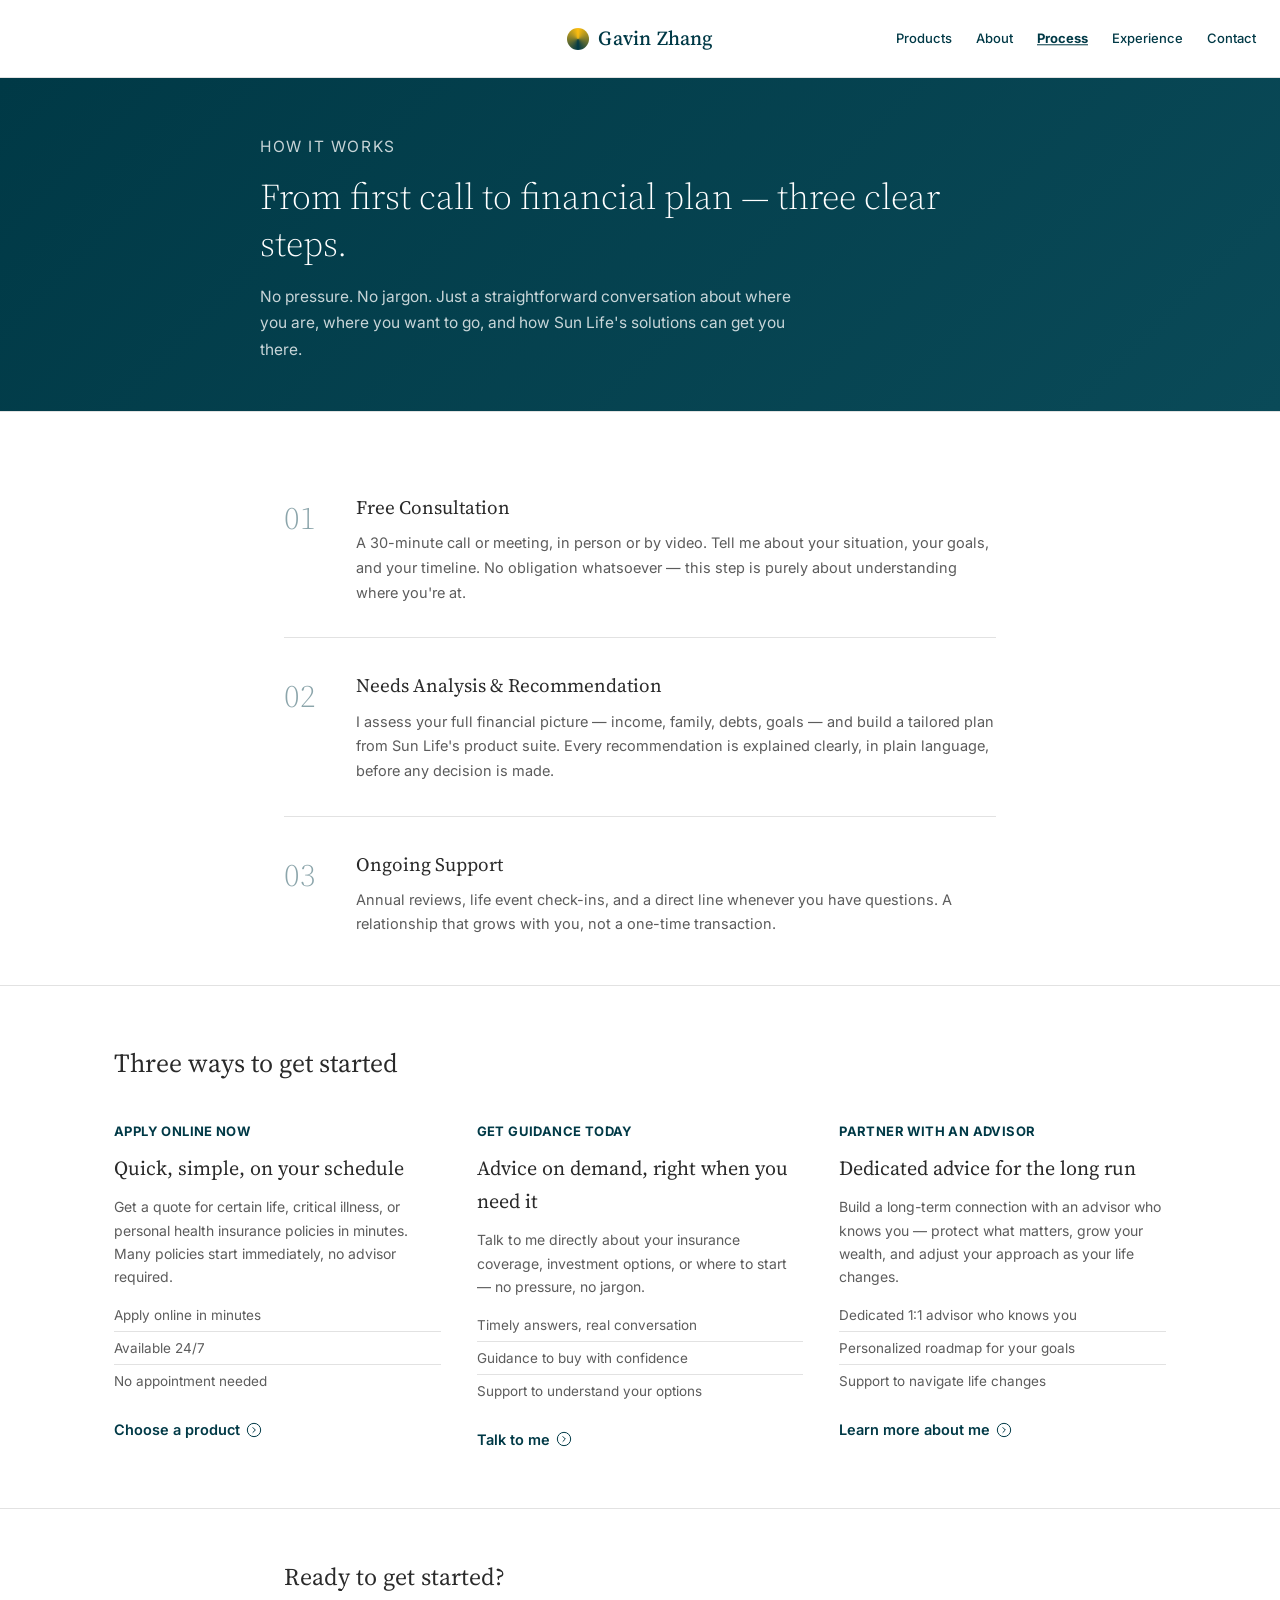
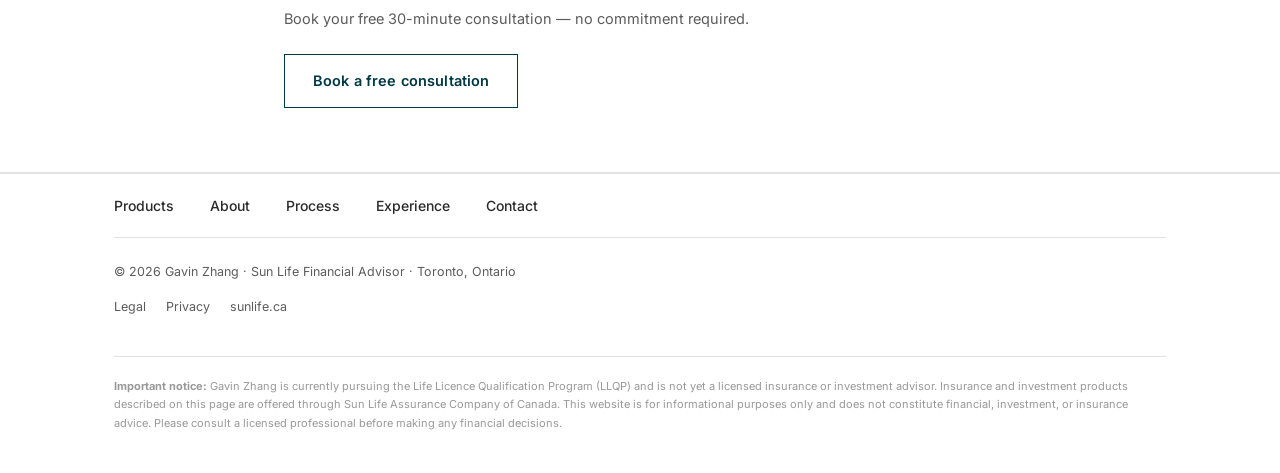
<file: process.html>
<!DOCTYPE html>
<html lang="en">
<head>
<meta charset="UTF-8"/>
<meta name="viewport" content="width=device-width,initial-scale=1.0"/>
<title>Process — Gavin Zhang · Sun Life Financial Advisor</title>
<link rel="preconnect" href="https://fonts.googleapis.com">
<link rel="preconnect" href="https://fonts.gstatic.com" crossorigin>
<link href="https://fonts.googleapis.com/css2?family=Source+Serif+4:opsz,wght@8..60,300;8..60,400;8..60,500&family=Inter:wght@300;400;500;600&display=swap" rel="stylesheet">
<link rel="stylesheet" href="style.css">
</head>
<body>

<!-- NAV -->
<nav>
  <a href="index.html" class="nav-brand">
    <span class="nav-sun"></span>
    <span class="nav-brand-text">Gavin Zhang</span>
  </a>
  <div class="nav-links-row">
    <a href="products.html">Products</a>
    <a href="about.html">About</a>
    <a href="process.html" class="active">Process</a>
    <a href="experience.html">Experience</a>
    <a href="index.html#contact">Contact</a>
  </div>
</nav>

<!-- PAGE HERO -->
<div class="page-hero">
  <div class="page-hero-inner">
    <p class="page-hero-eyebrow">How It Works</p>
    <h1>From first call to financial plan — three clear steps.</h1>
    <p>No pressure. No jargon. Just a straightforward conversation about where you are, where you want to go, and how Sun Life's solutions can get you there.</p>
  </div>
</div>

<hr class="divider"/>

<!-- STEPS -->
<div class="wrap">
<div style="padding:48px 0 16px;">
  <div class="step-item">
    <div class="step-num">01</div>
    <div class="step-body">
      <h3>Free Consultation</h3>
      <p>A 30-minute call or meeting, in person or by video. Tell me about your situation, your goals, and your timeline. No obligation whatsoever — this step is purely about understanding where you're at.</p>
    </div>
  </div>
  <div class="step-item">
    <div class="step-num">02</div>
    <div class="step-body">
      <h3>Needs Analysis &amp; Recommendation</h3>
      <p>I assess your full financial picture — income, family, debts, goals — and build a tailored plan from Sun Life's product suite. Every recommendation is explained clearly, in plain language, before any decision is made.</p>
    </div>
  </div>
  <div class="step-item">
    <div class="step-num">03</div>
    <div class="step-body">
      <h3>Ongoing Support</h3>
      <p>Annual reviews, life event check-ins, and a direct line whenever you have questions. A relationship that grows with you, not a one-time transaction.</p>
    </div>
  </div>
</div>
</div>

<hr class="divider"/>

<!-- 3 WAYS TO GET STARTED -->
<div class="wrap-wide">
<div class="gs-wrap">
  <h2 class="gs-title">Three ways to get started</h2>
  <div class="gs-grid">
    <div class="gs-card">
      <h4>Apply online now</h4>
      <h3>Quick, simple, on your schedule</h3>
      <p>Get a quote for certain life, critical illness, or personal health insurance policies in minutes. Many policies start immediately, no advisor required.</p>
      <ul>
        <li>Apply online in minutes</li>
        <li>Available 24/7</li>
        <li>No appointment needed</li>
      </ul>
      <a href="https://www.sunlife.ca/en/" target="_blank" class="cb-link">Choose a product <svg viewBox="0 0 24 24" fill="none"><circle cx="12" cy="12" r="10" stroke="currentColor" stroke-width="1.5"/><path d="M10 8l4 4-4 4" stroke="currentColor" stroke-width="1.5" fill="none"/></svg></a>
    </div>
    <div class="gs-card">
      <h4>Get guidance today</h4>
      <h3>Advice on demand, right when you need it</h3>
      <p>Talk to me directly about your insurance coverage, investment options, or where to start — no pressure, no jargon.</p>
      <ul>
        <li>Timely answers, real conversation</li>
        <li>Guidance to buy with confidence</li>
        <li>Support to understand your options</li>
      </ul>
      <a href="index.html#contact" class="cb-link">Talk to me <svg viewBox="0 0 24 24" fill="none"><circle cx="12" cy="12" r="10" stroke="currentColor" stroke-width="1.5"/><path d="M10 8l4 4-4 4" stroke="currentColor" stroke-width="1.5" fill="none"/></svg></a>
    </div>
    <div class="gs-card">
      <h4>Partner with an advisor</h4>
      <h3>Dedicated advice for the long run</h3>
      <p>Build a long-term connection with an advisor who knows you — protect what matters, grow your wealth, and adjust your approach as your life changes.</p>
      <ul>
        <li>Dedicated 1:1 advisor who knows you</li>
        <li>Personalized roadmap for your goals</li>
        <li>Support to navigate life changes</li>
      </ul>
      <a href="about.html" class="cb-link">Learn more about me <svg viewBox="0 0 24 24" fill="none"><circle cx="12" cy="12" r="10" stroke="currentColor" stroke-width="1.5"/><path d="M10 8l4 4-4 4" stroke="currentColor" stroke-width="1.5" fill="none"/></svg></a>
    </div>
  </div>
</div>
</div>

<hr class="divider"/>

<!-- CTA -->
<div class="wrap">
<div class="find-strip">
  <h2 class="find-title">Ready to get started?</h2>
  <p class="find-p">Book your free 30-minute consultation — no commitment required.</p>
  <a href="index.html#contact" class="btn-outline">Book a free consultation</a>
</div>
</div>

<hr class="divider"/>

<!-- FOOTER -->
<footer>
  <div class="wrap-wide">
    <div class="footer-links-bar">
      <a href="products.html">Products</a>
      <a href="about.html">About</a>
      <a href="process.html">Process</a>
      <a href="experience.html">Experience</a>
      <a href="index.html#contact">Contact</a>
    </div>
    <div class="footer-bottom">
      <p class="footer-copy">© 2026 Gavin Zhang · Sun Life Financial Advisor · Toronto, Ontario</p>
      <div class="footer-bottom-links">
        <a href="https://www.sunlife.ca/sl/pslf-canada/en/legal/" target="_blank">Legal</a>
        <a href="https://www.sunlife.ca/sl/pslf-canada/en/privacy/" target="_blank">Privacy</a>
        <a href="https://www.sunlife.ca/en/" target="_blank">sunlife.ca</a>
      </div>
    </div>
    <p class="disclaimer"><strong>Important notice:</strong> Gavin Zhang is currently pursuing the Life Licence Qualification Program (LLQP) and is not yet a licensed insurance or investment advisor. Insurance and investment products described on this page are offered through Sun Life Assurance Company of Canada. This website is for informational purposes only and does not constitute financial, investment, or insurance advice. Please consult a licensed professional before making any financial decisions.</p>
  </div>
</footer>

</body>
</html>
</file>
<file: style.css>
:root{
  --teal:#003946; --teal-light:#2B6477;
  --gold:#FEBE10; --cream:#FAF3E0;
  --white:#FFFFFF; --text:#2A2A2A; --grey-head:#8A8A8A; --muted:#5C5C5C;
  --line:#E2E2E2;
  --max:760px;
  --serif:'Source Serif 4',Georgia,serif;
  --sans:'Inter',-apple-system,sans-serif;
}
*,*::before,*::after{box-sizing:border-box;margin:0;padding:0;}
html{scroll-behavior:smooth;}
body{font-family:var(--sans);font-weight:400;font-size:16px;line-height:1.65;color:var(--text);background:var(--white);-webkit-font-smoothing:antialiased;}
a{color:inherit;text-decoration:none;}
ul{list-style:none;}
img{max-width:100%;display:block;}

/* NAV — minimal, centered logo */
nav{padding:22px 24px;display:flex;align-items:center;justify-content:center;position:relative;border-bottom:1px solid var(--line);}
.nav-menu-icon{position:absolute;left:24px;top:50%;transform:translateY(-50%);width:22px;height:14px;display:flex;flex-direction:column;justify-content:space-between;cursor:pointer;}
.nav-menu-icon span{display:block;height:1.5px;background:var(--text);}
.nav-brand{display:flex;align-items:center;gap:9px;}
.nav-sun{width:22px;height:22px;border-radius:50%;background:conic-gradient(from 0deg, var(--gold), var(--teal), var(--gold));}
.nav-brand-text{font-family:var(--serif);font-size:20px;font-weight:500;color:var(--teal);letter-spacing:0.01em;}
.nav-links-row{position:absolute;right:24px;top:50%;transform:translateY(-50%);display:flex;gap:24px;}
.nav-links-row a{font-size:13px;color:var(--teal);font-weight:500;}
.nav-links-row a:hover,.nav-links-row a.active{text-decoration:underline;}
.nav-links-row a.active{font-weight:700;}

.wrap{max-width:var(--max);margin:0 auto;padding:0 24px;}
.wrap-wide{max-width:1100px;margin:0 auto;padding:0 24px;}

/* HERO — homepage gradient hero */
.hero-block{width:100%;background:linear-gradient(135deg,var(--teal) 0%,#0A4A58 100%);padding:64px 24px;}
.hero-text-block{max-width:var(--max);margin:0 auto;}
.hero-text-block h1{font-family:var(--serif);font-weight:300;font-size:clamp(28px,4vw,40px);line-height:1.3;color:#fff;letter-spacing:0;margin-bottom:24px;}
.hero-text-block p{font-size:16px;color:rgba(255,255,255,0.78);font-weight:400;line-height:1.7;margin-bottom:32px;max-width:560px;}

/* PAGE HERO — inner-page header (same gradient block, shorter, no body copy required) */
.page-hero{width:100%;background:linear-gradient(135deg,var(--teal) 0%,#0A4A58 100%);padding:56px 24px 48px;}
.page-hero-inner{max-width:var(--max);margin:0 auto;}
.page-hero-eyebrow{font-size:12px;font-weight:600;letter-spacing:.1em;text-transform:uppercase;color:rgba(255,255,255,.55);margin-bottom:14px;}
.page-hero h1{font-family:var(--serif);font-weight:300;font-size:clamp(26px,3.6vw,36px);line-height:1.3;color:#fff;letter-spacing:0;margin-bottom:16px;}
.page-hero p{font-size:15.5px;color:rgba(255,255,255,0.78);font-weight:400;line-height:1.7;max-width:540px;}

.btn-outline{display:inline-block;border:1.5px solid var(--teal);color:var(--teal);background:transparent;font-size:14.5px;font-weight:600;padding:14px 28px;letter-spacing:0.01em;transition:background .15s,color .15s;}
.btn-outline:hover{background:var(--teal);color:#fff;}
.btn-outline-white{display:inline-block;border:1.5px solid #fff;color:#fff;background:transparent;font-size:14.5px;font-weight:600;padding:14px 28px;letter-spacing:0.01em;transition:background .15s,color .15s;}
.btn-outline-white:hover{background:#fff;color:var(--teal);}

/* CONTENT BLOCKS — photo + heading + body + link/button, repeated */
.content-block{padding:44px 0;}
.cb-photo-wide{width:calc(100% - 96px);max-width:1400px;margin-left:auto;margin-right:auto;aspect-ratio:21/9;overflow:hidden;position:relative;background:#F2E9D8;margin-bottom:36px;}
.cb-photo-wide img{width:100%;height:100%;object-fit:cover;display:block;}
.cb-photo-wide.smaller{max-width:var(--max);aspect-ratio:16/9;}
.cb-icon-row{margin-bottom:22px;}
.cb-icon-row svg{width:38px;height:38px;}
.cb-h{font-family:var(--serif);font-weight:400;font-size:22px;color:var(--text);margin-bottom:14px;line-height:1.35;}
.cb-p{font-size:15px;color:var(--muted);line-height:1.7;margin-bottom:20px;max-width:540px;}
.cb-link{display:inline-flex;align-items:center;gap:6px;font-size:14.5px;font-weight:600;color:var(--teal);}
.cb-link:hover{text-decoration:underline;}
.cb-link svg{width:16px;height:16px;flex-shrink:0;}
hr.divider{border:none;border-top:1px solid var(--line);margin:0;}

/* SECTION TITLE — generic serif section heading used across inner pages */
.section-title-block{margin:56px 0 8px;}
.section-title{font-family:var(--serif);font-weight:400;font-size:26px;color:var(--text);margin-bottom:8px;}
.section-sub{font-size:14.5px;color:var(--muted);line-height:1.7;max-width:540px;}

/* WHY CHOOSE / stacked items pattern */
.why-title{font-family:var(--serif);font-weight:400;font-size:26px;color:var(--text);margin:56px 0 8px;}
.why-item{padding:32px 0;}
.why-item .cb-icon-row svg{width:34px;height:34px;}
.why-item h3{font-family:var(--serif);font-weight:400;font-size:19px;margin-bottom:10px;}
.why-item p{font-size:14.5px;color:var(--muted);line-height:1.7;}

/* GET STARTED — 3 cols */
.gs-wrap{padding:56px 0;}
.gs-title{font-family:var(--serif);font-weight:400;font-size:26px;margin-bottom:36px;}
.gs-grid{display:grid;grid-template-columns:repeat(3,1fr);gap:36px;}
.gs-card h4{font-size:13px;font-weight:700;color:var(--teal);letter-spacing:0.03em;text-transform:uppercase;margin-bottom:10px;}
.gs-card h3{font-family:var(--serif);font-weight:400;font-size:20px;margin-bottom:10px;}
.gs-card p{font-size:14px;color:var(--muted);line-height:1.65;margin-bottom:16px;}
.gs-card ul{margin-bottom:18px;}
.gs-card li{font-size:13.5px;color:var(--muted);padding:5px 0;border-top:1px solid var(--line);}
.gs-card li:first-child{border-top:none;padding-top:0;}

/* SUPPORT / link grid pattern */
.support-wrap{padding:56px 0;background:#FAFAFA;}
.support-title{font-family:var(--serif);font-weight:400;font-size:26px;margin-bottom:32px;}
.support-grid{display:grid;grid-template-columns:repeat(3,1fr);gap:1px;background:var(--line);border:1px solid var(--line);}
.support-cell{background:#fff;padding:24px 22px;}
.support-cell h4{font-size:14.5px;font-weight:600;margin-bottom:6px;}
.support-cell p{font-size:13px;color:var(--muted);line-height:1.55;}

/* CREDENTIAL LIST / TIMELINE pattern (used on Experience page) */
.cred-list{padding:8px 0 16px;}
.cred-item{display:flex;gap:18px;padding:28px 0;border-top:1px solid var(--line);}
.cred-item:first-child{border-top:none;}
.cred-date{flex-shrink:0;width:120px;font-size:13px;color:var(--muted);font-weight:500;padding-top:3px;}
.cred-body h3{font-family:var(--serif);font-weight:400;font-size:18px;margin-bottom:6px;}
.cred-body .cred-org{font-size:13.5px;color:var(--teal);font-weight:600;margin-bottom:8px;}
.cred-body p{font-size:14.5px;color:var(--muted);line-height:1.7;}

/* STAT ROW — simple inline stats used on About / Experience pages */
.stat-row{display:grid;grid-template-columns:repeat(4,1fr);gap:1px;background:var(--line);border:1px solid var(--line);margin:40px 0;}
.stat-cell{background:#fff;padding:26px 20px;text-align:center;}
.stat-num{font-family:var(--serif);font-weight:400;font-size:26px;color:var(--teal);margin-bottom:6px;}
.stat-label{font-size:12px;color:var(--muted);line-height:1.4;}

/* PROCESS STEPS — numbered list pattern (Process page) */
.step-item{display:flex;gap:24px;padding:32px 0;border-top:1px solid var(--line);}
.step-item:first-child{border-top:none;}
.step-num{flex-shrink:0;font-family:var(--serif);font-size:32px;font-weight:300;color:var(--gold-num,var(--teal));opacity:.45;width:48px;}
.step-body h3{font-family:var(--serif);font-weight:400;font-size:19px;margin-bottom:8px;}
.step-body p{font-size:14.5px;color:var(--muted);line-height:1.7;}

/* PRODUCT GRID pattern (Products page) */
.product-section{padding:8px 0 0;}
.product-section-title{font-family:var(--serif);font-weight:400;font-size:20px;margin-bottom:18px;}
.product-list{margin-bottom:48px;}
.product-row{display:flex;justify-content:space-between;align-items:center;padding:16px 0;border-top:1px solid var(--line);}
.product-row:first-child{border-top:none;}
.product-row a{font-size:14.5px;font-weight:500;color:var(--text);}
.product-row a:hover{color:var(--teal);}
.product-row span{font-size:13px;color:var(--muted);}

/* CONTACT */
.contact-wrap{padding:64px 0;}
.contact-title{font-family:var(--serif);font-weight:400;font-size:28px;margin-bottom:10px;}
.contact-sub{font-size:15px;color:var(--muted);margin-bottom:36px;max-width:520px;line-height:1.65;}
.contact-grid{display:grid;grid-template-columns:1fr 1.3fr;gap:48px;}
.contact-item{margin-bottom:22px;}
.contact-item h4{font-size:11.5px;font-weight:700;letter-spacing:.08em;text-transform:uppercase;color:#999;margin-bottom:5px;}
.contact-item a,.contact-item p{font-size:15.5px;color:var(--text);font-weight:500;}
.contact-item a:hover{color:var(--teal);}
.form-card{border:1px solid var(--line);padding:32px;}
.form-row{margin-bottom:16px;}
.form-row label{display:block;font-size:13px;color:var(--muted);margin-bottom:5px;font-weight:500;}
.form-row input,.form-row select,.form-row textarea{width:100%;border:1px solid var(--line);padding:11px 13px;font-size:14px;font-family:var(--sans);outline:none;background:#fff;}
.form-row input:focus,.form-row select:focus,.form-row textarea:focus{border-color:var(--teal);}
.form-row textarea{resize:vertical;min-height:90px;}
.btn-submit{width:100%;background:var(--teal);color:#fff;border:none;padding:14px 24px;font-size:14.5px;font-weight:600;cursor:pointer;letter-spacing:0.01em;}
.btn-submit:hover{background:#012530;}
.form-success{display:none;border:1px solid #C8E6C9;background:#F1F8F2;padding:18px;text-align:center;font-size:14px;color:#2E7D32;margin-top:12px;}

/* POSTAL CODE / FIND ADVISOR strip */
.find-strip{padding:48px 0 64px;}
.find-icon{margin-bottom:18px;}
.find-icon svg{width:42px;height:32px;}
.find-title{font-family:var(--serif);font-weight:400;font-size:24px;margin-bottom:10px;}
.find-p{font-size:14.5px;color:var(--muted);margin-bottom:24px;max-width:480px;line-height:1.65;}
.find-row{display:flex;gap:12px;max-width:420px;}
.find-row input{flex:1;border:1px solid var(--line);padding:13px 16px;font-size:14px;font-family:var(--sans);}
.find-row button{background:transparent;border:1.5px solid var(--teal);color:var(--teal);padding:13px 26px;font-size:14px;font-weight:600;cursor:pointer;white-space:nowrap;}
.find-row button:hover{background:var(--teal);color:#fff;}

/* FOOTER */
footer{border-top:1px solid var(--line);padding:0;}
.footer-links-bar{display:flex;flex-wrap:wrap;gap:36px;padding:20px 0;}
.footer-links-bar a{font-size:14px;color:var(--text);font-weight:500;}
.footer-links-bar a:hover{color:var(--teal);}
.footer-bottom{padding:24px 0;border-top:1px solid var(--line);}
.footer-bottom-links{display:flex;flex-wrap:wrap;gap:20px;margin-top:14px;}
.footer-bottom-links a{font-size:12.5px;color:var(--muted);}
.footer-bottom-links a:hover{color:var(--teal);}
.footer-copy{font-size:12.5px;color:var(--muted);}
.disclaimer{padding:20px 0 40px;font-size:11px;line-height:1.7;color:#999;border-top:1px solid var(--line);margin-top:14px;}

@media(max-width:760px){
  .gs-grid,.support-grid,.contact-grid,.stat-row{grid-template-columns:1fr;}
  .find-row{flex-direction:column;}
  .cred-item{flex-direction:column;gap:6px;}
  .cred-date{width:auto;}
}
</file>
